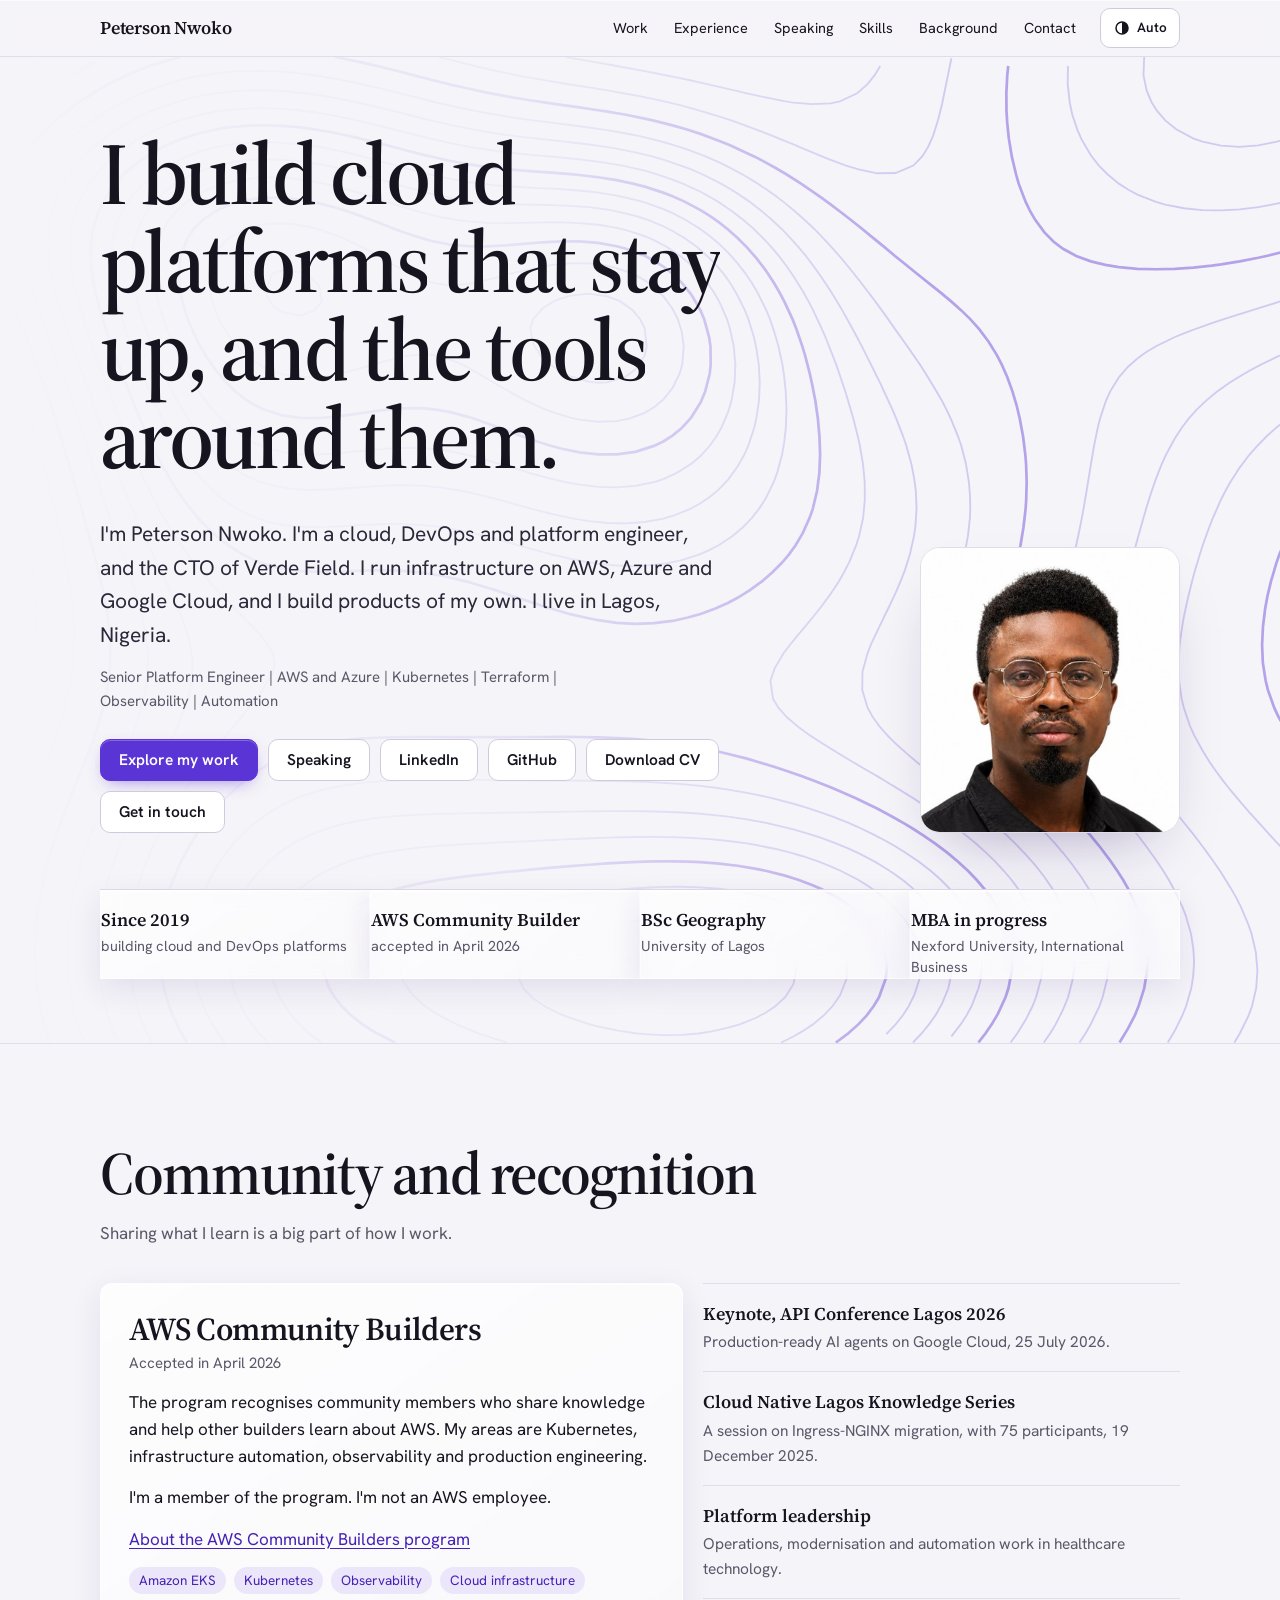
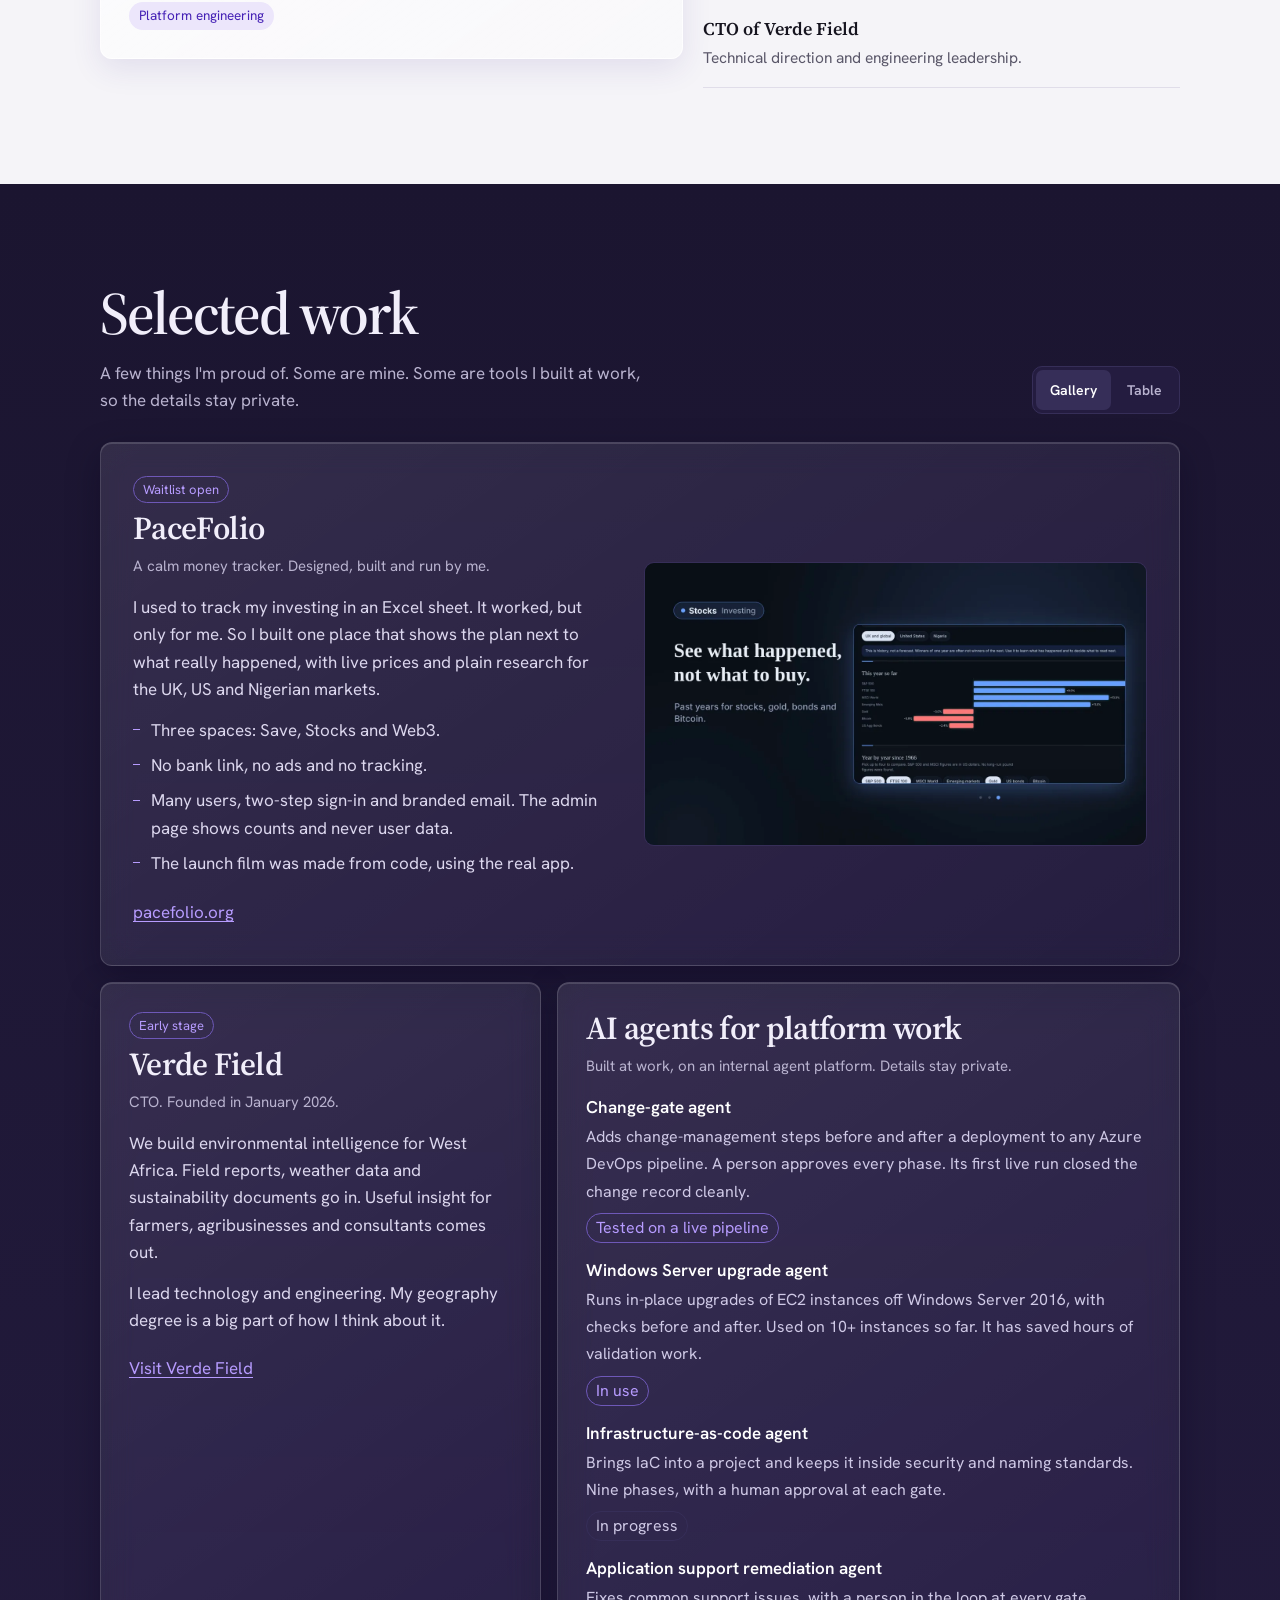
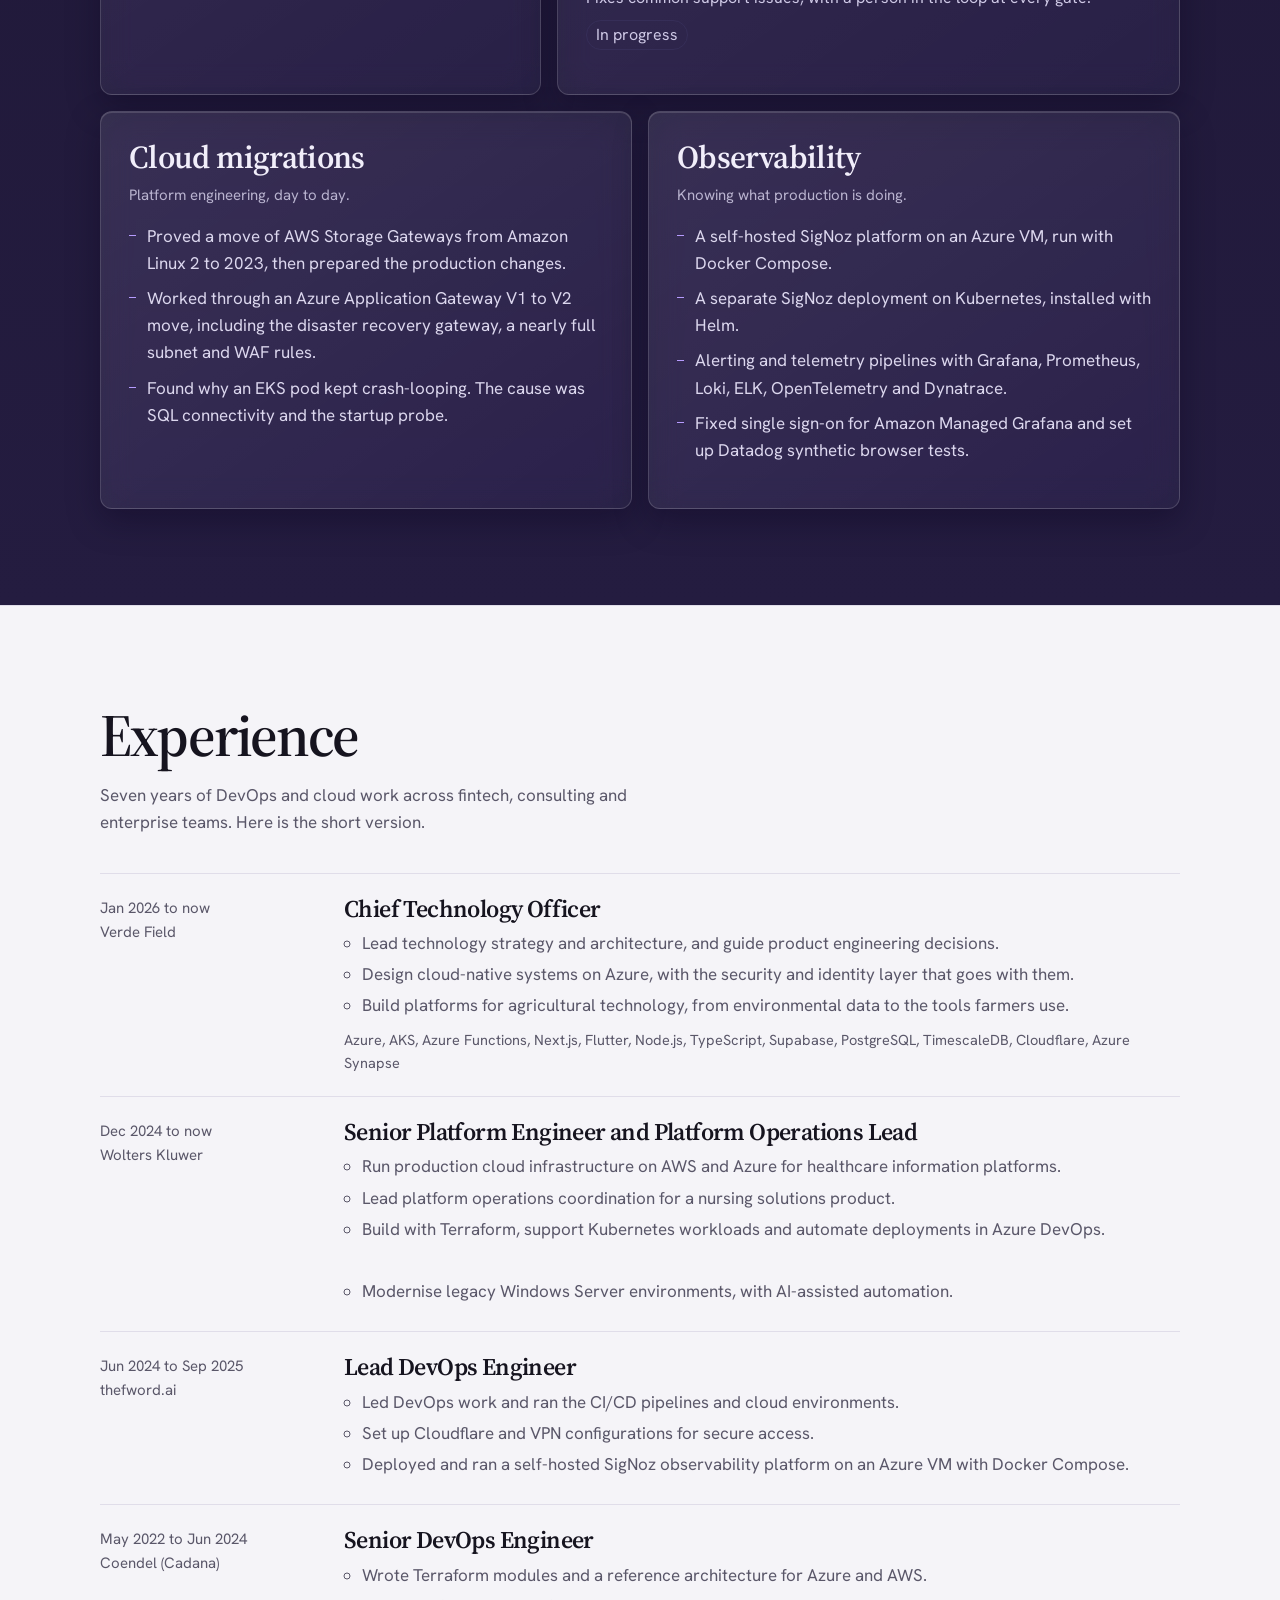
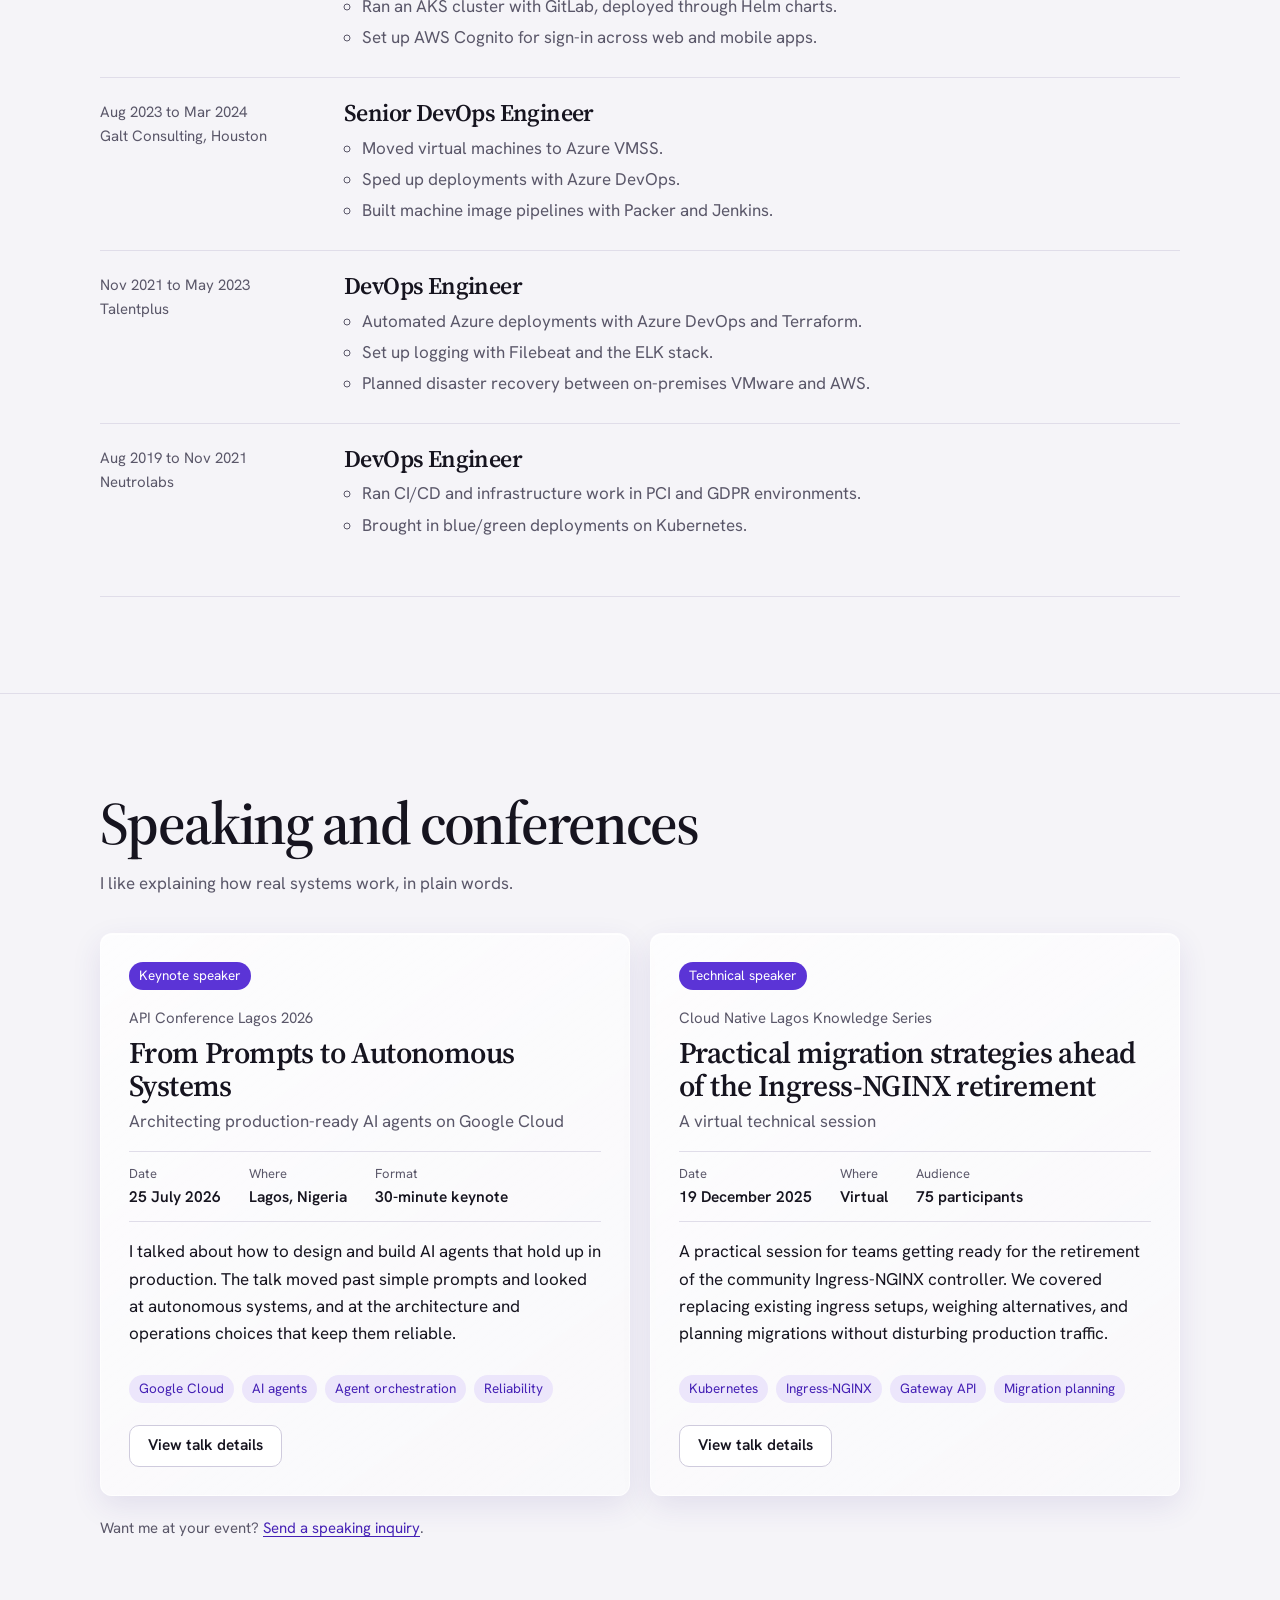
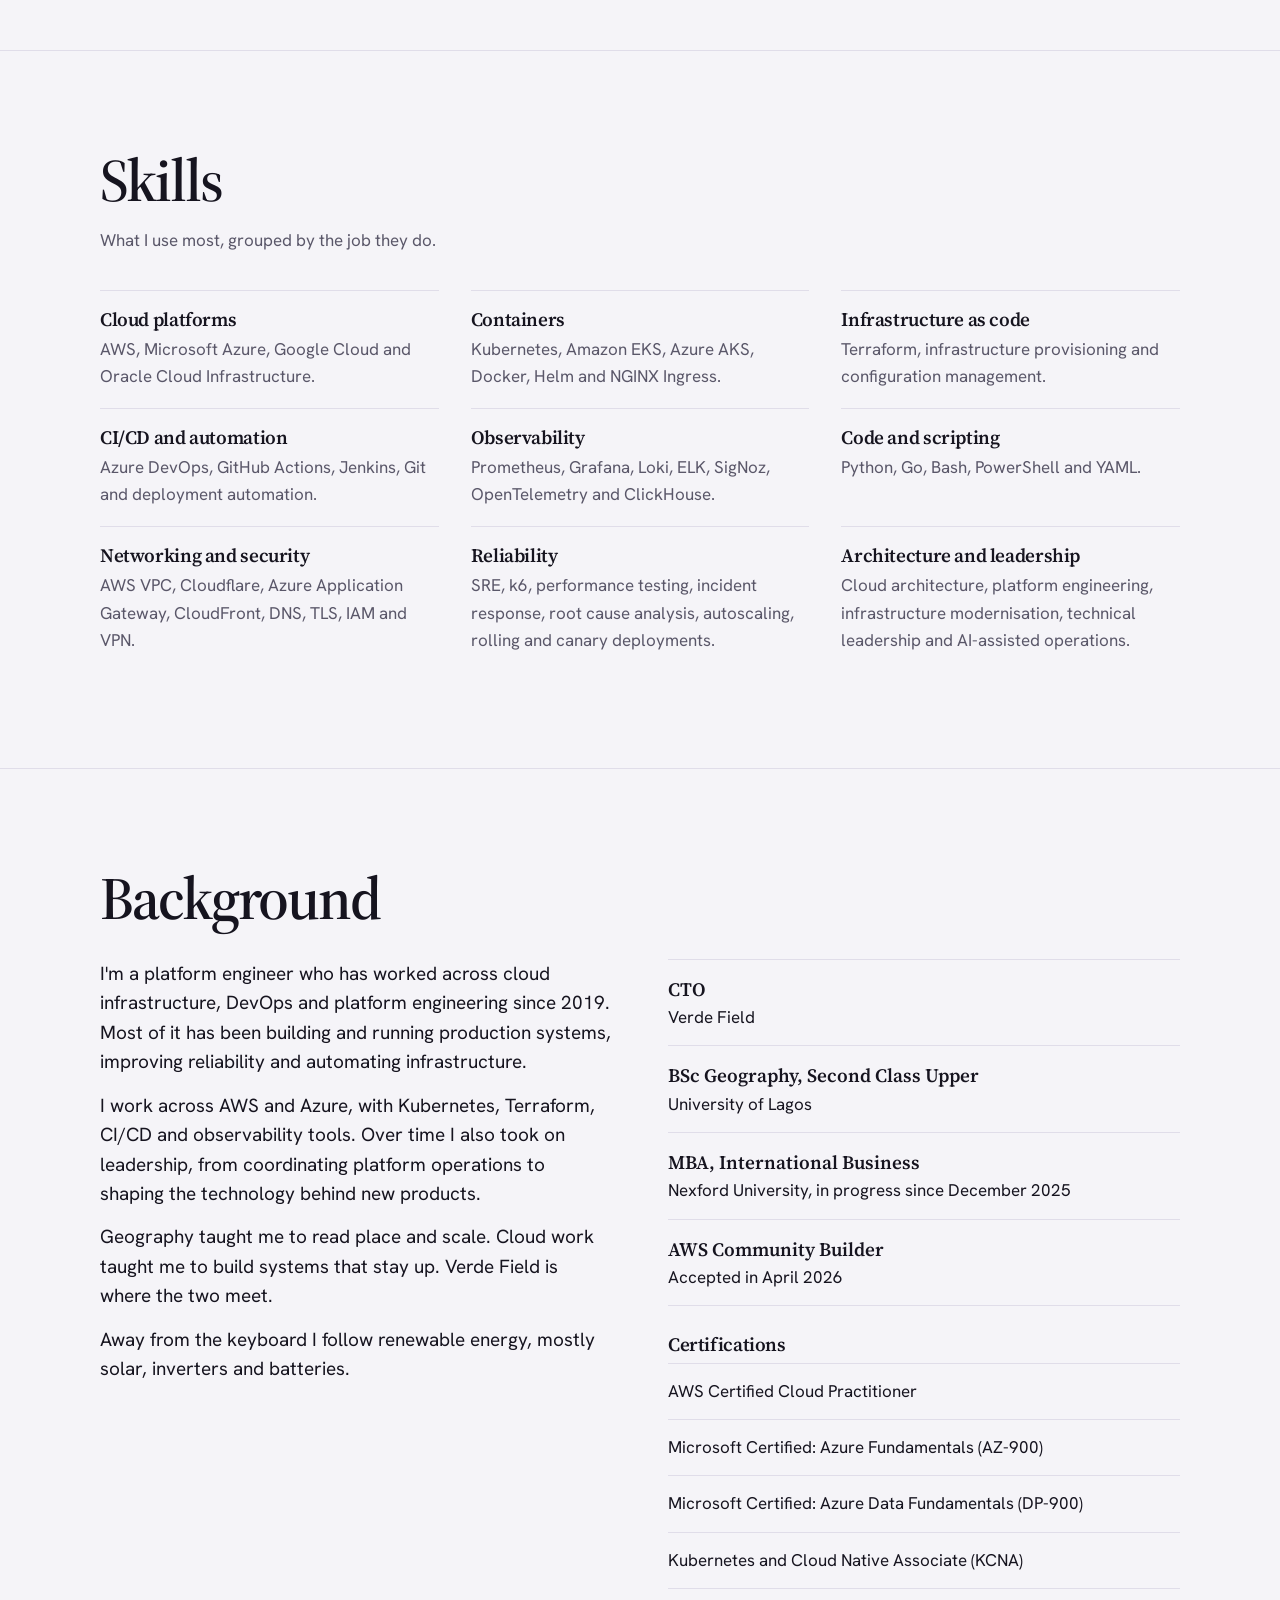
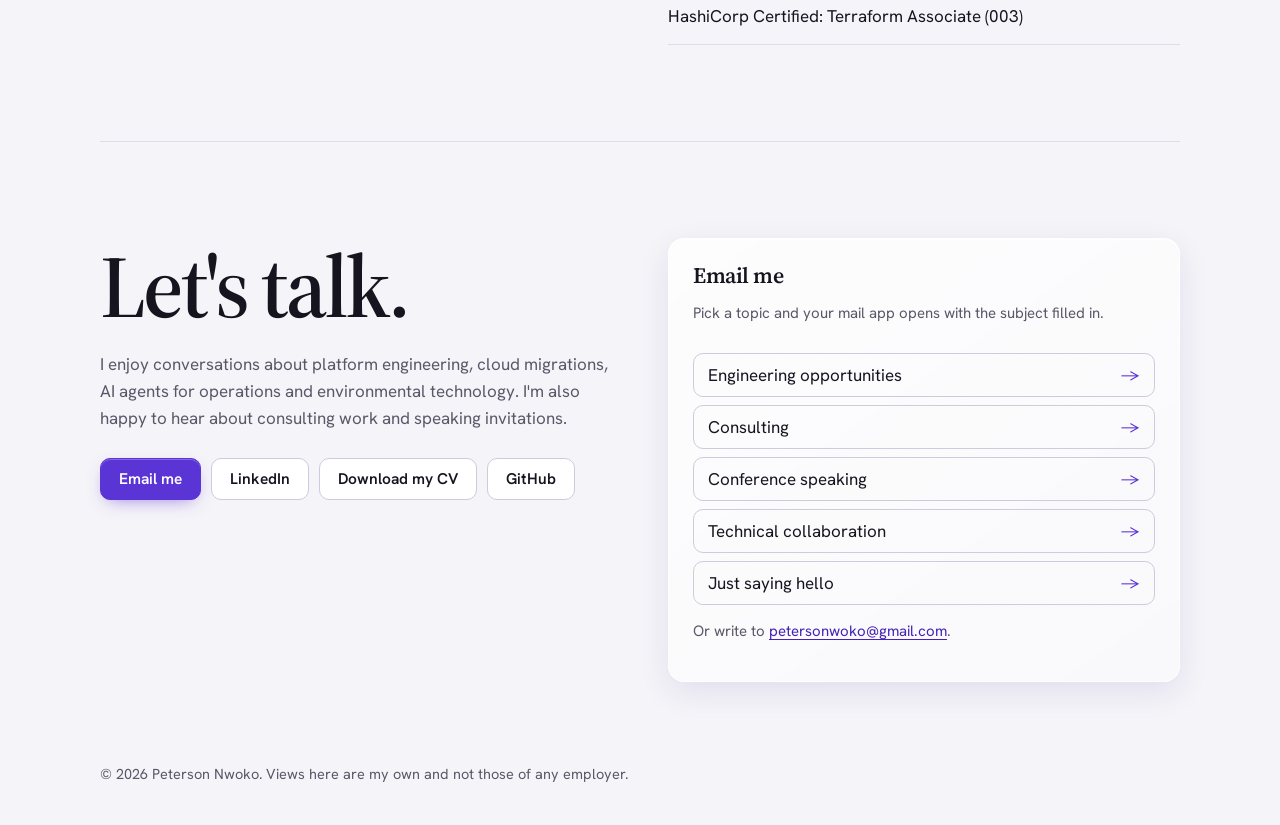
<file: index.html>
<!doctype html>
<html lang="en">
<head>
<meta charset="utf-8">
<meta name="viewport" content="width=device-width,initial-scale=1">
<title>Peterson Nwoko | Cloud, DevOps and platform engineer, CTO</title>
<meta name="description" content="Peterson Nwoko is a cloud, DevOps and platform engineer and a CTO. He builds platforms on AWS, Azure and Google Cloud, plus products of his own. Based in Nigeria.">
<meta name="theme-color" content="#F5F4F8">
<link rel="canonical" href="https://peterson.pacefolio.org/">
<meta property="og:type" content="website">
<meta property="og:title" content="Peterson Nwoko | Cloud, DevOps and platform engineer, CTO">
<meta property="og:description" content="I build cloud platforms that stay up, and the tools around them.">
<meta property="og:url" content="https://peterson.pacefolio.org/">
<meta property="og:image" content="https://peterson.pacefolio.org/assets/peterson.jpg">
<meta name="twitter:card" content="summary">
<link rel="icon" href="favicon.svg" type="image/svg+xml">
<link rel="apple-touch-icon" href="apple-touch-icon.png">
<link rel="preconnect" href="https://fonts.googleapis.com">
<link rel="preconnect" href="https://fonts.gstatic.com" crossorigin>
<link rel="stylesheet" href="https://fonts.googleapis.com/css2?family=Hanken+Grotesk:wght@400;600&family=Source+Serif+4:opsz,wght@8..60,600&display=swap">
<script>try{var t=localStorage.getItem("theme");if(t)document.documentElement.setAttribute("data-theme",t)}catch(e){}</script>
<link rel="stylesheet" href="styles.css">
<script type="application/ld+json">
{"@context":"https://schema.org","@type":"Person","name":"Peterson Nwoko","url":"https://peterson.pacefolio.org/","image":"https://peterson.pacefolio.org/assets/peterson.jpg","jobTitle":"Cloud, DevOps and Platform Engineer; CTO","knowsAbout":["AWS","Azure","Google Cloud","Kubernetes","Terraform","Platform engineering","Observability"],"alumniOf":{"@type":"CollegeOrUniversity","name":"University of Lagos"},"address":{"@type":"PostalAddress","addressCountry":"NG"},"sameAs":["https://www.linkedin.com/in/peterson-n-0291521b5","https://github.com/1AMTEDDY"]}
</script>
</head>
<body>
<a class="skip" href="#main">Skip to content</a>
<header class="top">
  <div class="wrap">
    <a class="brand" href="#top">Peterson Nwoko</a>
    <nav class="nav" aria-label="Sections"><span class="navpill" aria-hidden="true"></span>
      <a href="#work">Work</a><a href="#experience"><span class="lg">Experience</span><span class="sh">Career</span></a><a href="#speaking"><span class="lg">Speaking</span><span class="sh">Talks</span></a><a href="#stack">Skills</a><a href="#about" class="hm">Background</a><a href="#contact">Contact</a>
    </nav>
    <button class="theme" id="theme" type="button" aria-label="Switch theme" aria-pressed="false"><svg viewBox="0 0 24 24" width="18" height="18" aria-hidden="true"><circle cx="12" cy="12" r="8" fill="none" stroke="currentColor" stroke-width="2"/><path d="M12 4a8 8 0 0 1 0 16z" fill="currentColor"/></svg></button>
  </div>
</header>

<main id="main">
<section class="hero" id="top">
  <div class="glow" aria-hidden="true"></div>
  <div class="topo"><svg xmlns="http://www.w3.org/2000/svg" viewBox="0 0 1200 800" preserveAspectRatio="xMidYMid slice" aria-hidden="true" focusable="false">
<path class="c major" pathLength="1" style="--i:0" d="M1200.0 306.5 L1192.5 311.5 L1184.9 316.8 L1177.0 322.9 L1168.4 330.3 L1160.7 337.6 L1153.8 345.0 L1147.2 352.9 L1139.6 363.4 L1132.8 374.3 L1128.8 381.7 L1124.5 390.6 L1119.1 403.7 L1116.5 411.0 L1112.2 425.7 L1109.4 437.3 L1107.5 447.7 L1105.7 462.4 L1105.0 477.1 L1105.6 491.7 L1107.9 506.4 L1109.7 513.8 L1114.9 528.4 L1118.4 535.8 L1124.5 546.5 L1132.1 557.4 L1138.4 565.1 L1145.1 572.5 L1152.6 579.8 L1160.8 587.2 L1169.8 594.4 L1177.4 600.0 L1184.9 605.1 L1192.5 609.9"/>
<path class="c" pathLength="1" style="--i:1" d="M0.0 75.3 L5.6 66.1 L10.5 58.7 L15.8 51.4 L22.6 42.6 L30.2 33.5 L37.7 25.0 L45.3 16.9 L52.8 9.2 L60.4 1.8"/>
<path class="c" pathLength="1" style="--i:1" d="M1200.0 251.9 L1189.1 256.9 L1177.4 262.6 L1169.8 266.5 L1160.2 271.6 L1147.5 278.9 L1139.6 283.9 L1132.1 288.9 L1124.5 294.4 L1116.5 300.9 L1108.3 308.3 L1101.1 315.6 L1094.3 323.3 L1086.8 333.3 L1079.3 345.0 L1075.2 352.3 L1071.5 359.6 L1065.0 374.3 L1062.1 381.7 L1056.8 396.3 L1054.5 403.7 L1050.1 418.3 L1048.1 425.7 L1044.5 440.4 L1041.5 454.4 L1040.1 462.4 L1038.1 477.1 L1037.2 491.7 L1037.6 506.4 L1039.7 521.1 L1041.5 528.5 L1046.5 543.1 L1049.8 550.5 L1056.6 563.0 L1062.5 572.5 L1067.6 579.8 L1073.1 587.2 L1079.2 595.0 L1086.8 604.0 L1094.3 612.8 L1101.9 621.2 L1109.4 629.5 L1117.0 637.7 L1124.5 645.9 L1131.4 653.2 L1138.2 660.6 L1145.0 667.9 L1151.8 675.2 L1158.4 682.6 L1165.1 689.9 L1171.6 697.2 L1178.0 704.6 L1184.9 712.7 L1192.5 721.7 L1200.0 730.9"/>
<path class="c" pathLength="1" style="--i:1" d="M17.4 800.0 L15.1 787.2 L13.6 778.0 L11.6 763.3 L10.1 748.6 L9.1 733.9 L8.5 719.3 L8.3 704.6 L8.7 689.9 L9.5 675.2 L10.9 660.6 L12.9 645.9 L15.1 633.8 L17.1 623.9 L20.7 609.2 L22.8 601.8 L27.3 587.2 L30.2 579.1 L35.3 565.1 L38.2 557.8 L43.9 543.1 L46.8 535.8 L52.5 521.1 L55.1 513.8 L59.9 499.1 L61.9 491.7 L65.4 477.1 L67.9 462.6 L68.8 455.0 L69.9 440.4 L70.1 425.7 L69.6 411.0 L68.6 396.3 L67.8 389.0 L65.8 374.3 L63.4 359.6 L60.6 345.0 L59.0 337.6 L55.3 322.9 L52.8 314.1 L48.5 300.9 L45.3 292.0 L39.8 278.9 L36.4 271.6 L30.2 259.1 L24.9 249.5 L20.7 242.2 L15.1 232.6 L7.7 220.2 L3.4 212.8"/>
<path class="c" pathLength="1" style="--i:2" d="M539.9 0.0 L550.9 2.0 L566.0 4.6 L580.9 7.3 L588.7 8.7 L603.8 11.4 L618.9 14.4 L626.4 15.9 L641.5 19.1 L654.5 22.0 L664.2 24.2 L679.2 27.7 L686.8 29.5 L701.9 32.8 L717.0 35.8 L724.5 37.0 L739.6 38.3 L754.7 37.6 L762.3 36.0 L776.3 29.4 L784.7 22.0 L790.5 14.7 L795.0 7.3"/>
<path class="c" pathLength="1" style="--i:2" d="M1200.0 208.9 L1190.1 212.8 L1177.4 218.0 L1169.8 221.0 L1154.7 227.1 L1147.2 230.3 L1136.2 234.9 L1124.5 240.0 L1117.0 243.4 L1104.4 249.5 L1094.3 254.9 L1086.8 259.3 L1078.8 264.2 L1068.5 271.6 L1059.6 278.9 L1051.9 286.2 L1045.4 293.6 L1039.8 300.9 L1034.0 309.9 L1027.0 322.9 L1023.6 330.3 L1018.9 342.3 L1015.4 352.3 L1011.3 365.2 L1008.7 374.3 L1004.5 389.0 L1002.5 396.3 L998.6 411.0 L996.2 419.7 L992.7 433.0 L989.0 447.7 L987.3 455.0 L984.3 469.7 L982.0 484.4 L981.1 496.4 L981.1 506.4 L981.6 513.8 L984.2 528.4 L988.7 542.5 L992.1 550.5 L996.2 558.6 L1003.8 571.3 L1009.5 579.8 L1014.8 587.2 L1020.3 594.5 L1026.4 602.4 L1034.0 611.9 L1041.5 621.4 L1049.1 630.9 L1054.9 638.5 L1060.4 645.9 L1065.7 653.2 L1071.7 662.0 L1079.2 674.1 L1084.1 682.6 L1087.8 689.9 L1094.0 704.6 L1096.5 711.9 L1099.9 726.6 L1101.2 741.3 L1100.2 756.0 L1096.8 770.6 L1094.1 778.0 L1086.9 792.7 L1082.5 800.0"/>
<path class="c" pathLength="1" style="--i:2" d="M56.7 800.0 L53.5 785.3 L52.2 778.0 L50.1 763.3 L48.7 748.6 L47.9 733.9 L47.8 719.3 L48.3 704.6 L49.4 689.9 L51.3 675.2 L52.8 666.0 L55.3 653.2 L58.9 638.5 L60.9 631.2 L65.4 616.5 L67.9 609.0 L73.1 594.5 L75.8 587.2 L81.5 572.5 L84.3 565.1 L90.0 550.5 L92.6 543.1 L97.6 528.4 L99.8 521.1 L103.7 506.4 L105.7 497.0 L107.7 484.4 L109.1 469.7 L109.6 455.0 L109.3 440.4 L108.2 425.7 L106.6 411.0 L105.6 403.7 L103.2 389.0 L100.6 374.3 L98.1 361.7 L96.1 352.3 L92.7 337.6 L90.6 328.8 L87.0 315.6 L83.0 301.8 L80.3 293.6 L75.5 279.6 L72.3 271.6 L67.9 260.8 L62.9 249.5 L59.4 242.2 L52.8 228.7 L48.5 220.2 L44.9 212.8 L37.8 198.2 L34.5 190.8 L30.2 179.8 L26.5 168.8 L23.2 154.1 L22.2 146.8 L21.9 132.1 L22.6 124.1 L25.4 110.1 L30.2 96.3 L33.8 88.1 L37.8 80.7 L45.3 68.8 L52.7 58.7 L58.7 51.4 L65.2 44.0 L72.2 36.7 L79.7 29.4 L87.8 22.0 L96.4 14.7 L105.6 7.3 L113.2 1.5"/>
<path class="c" pathLength="1" style="--i:3" d="M436.9 0.0 L445.3 2.2 L460.4 6.0 L467.9 7.9 L483.0 11.3 L498.1 14.4 L505.7 15.9 L520.8 18.5 L535.8 21.1 L543.4 22.3 L558.5 24.6 L573.6 27.1 L586.4 29.4 L596.2 31.1 L611.3 34.2 L622.3 36.7 L634.0 39.5 L649.1 43.7 L656.6 45.9 L671.7 50.7 L679.2 53.3 L693.9 58.7 L701.9 61.8 L712.5 66.1 L724.5 71.0 L732.1 74.2 L747.2 80.5 L754.7 83.5 L767.3 88.1 L777.4 91.3 L792.5 94.4 L807.5 94.2 L821.9 88.1 L829.1 80.7 L833.7 73.4 L837.7 64.5 L841.9 51.4 L845.3 37.7 L847.0 29.4 L850.0 14.7 L852.8 1.0"/>
<path class="c" pathLength="1" style="--i:3" d="M1200.0 169.8 L1184.9 175.9 L1177.4 178.8 L1164.5 183.5 L1154.7 186.9 L1143.2 190.8 L1132.1 194.5 L1120.6 198.2 L1109.4 201.7 L1097.2 205.5 L1086.8 208.8 L1074.0 212.8 L1064.2 216.1 L1052.4 220.2 L1041.5 224.4 L1033.8 227.5 L1018.9 234.8 L1011.3 239.3 L1003.8 244.7 L996.2 251.4 L988.7 260.1 L981.6 271.6 L978.3 278.9 L973.6 293.0 L971.6 300.9 L968.6 315.6 L966.1 330.3 L964.9 337.6 L962.5 352.3 L960.0 367.0 L958.5 375.2 L955.7 389.0 L952.4 403.7 L950.6 411.0 L946.8 425.7 L943.4 438.1 L940.8 447.7 L937.0 462.4 L935.2 469.7 L932.5 484.4 L931.0 499.1 L931.4 513.8 L934.0 528.4 L936.3 535.8 L942.6 550.5 L946.7 557.8 L951.3 565.1 L958.5 575.4 L966.0 585.3 L973.4 594.5 L979.5 601.8 L985.6 609.2 L991.7 616.5 L997.7 623.9 L1003.8 631.4 L1011.3 641.3 L1018.9 651.8 L1024.7 660.6 L1029.2 667.9 L1034.0 676.6 L1040.3 689.9 L1043.1 697.2 L1047.3 711.9 L1049.1 723.4 L1049.8 733.9 L1049.1 745.8 L1047.5 756.0 L1043.3 770.6 L1040.3 778.0 L1034.0 790.7 L1028.4 800.0"/>
<path class="c" pathLength="1" style="--i:3" d="M90.2 800.0 L86.5 785.3 L83.7 770.6 L82.6 763.3 L81.0 748.6 L80.2 733.9 L80.3 719.3 L81.0 704.6 L82.6 689.9 L83.6 682.6 L86.3 667.9 L89.7 653.2 L91.6 645.9 L96.0 631.2 L98.4 623.9 L103.6 609.2 L106.4 601.8 L112.0 587.2 L114.9 579.8 L120.6 565.1 L123.3 557.8 L128.3 543.5 L130.7 535.8 L134.8 521.1 L136.5 513.8 L139.0 499.1 L140.5 484.4 L141.0 469.7 L140.4 455.0 L139.0 440.4 L137.0 425.7 L135.7 418.3 L132.9 403.7 L129.8 389.0 L128.1 381.7 L124.7 367.0 L121.1 352.3 L119.3 345.0 L115.4 330.3 L113.2 321.8 L109.3 308.3 L105.7 295.9 L102.5 286.2 L98.1 273.4 L94.7 264.2 L90.6 253.5 L85.9 242.2 L82.8 234.9 L76.3 220.2 L73.1 212.8 L67.9 200.6 L64.0 190.8 L60.4 180.5 L56.8 168.8 L53.9 154.1 L52.8 140.4 L52.8 138.1 L53.7 124.8 L57.0 110.1 L60.4 100.7 L66.3 88.1 L70.6 80.7 L75.6 73.4 L83.0 63.8 L90.6 55.2 L98.1 47.5 L105.7 40.4 L113.2 34.0 L120.8 28.0 L128.8 22.0 L139.7 14.7 L150.9 7.8 L158.5 3.5"/>
<path class="c major" pathLength="1" style="--i:4" d="M352.5 0.0 L362.3 1.9 L377.4 5.2 L386.4 7.3 L400.0 10.6 L415.1 14.5 L422.6 16.4 L437.7 20.3 L445.3 22.2 L460.4 25.6 L475.5 28.9 L483.0 30.4 L498.1 33.1 L513.2 35.5 L520.9 36.7 L535.8 38.8 L550.9 40.9 L566.0 43.2 L573.6 44.4 L588.7 46.9 L603.8 50.0 L611.3 51.7 L626.4 55.5 L637.5 58.7 L649.1 62.4 L659.1 66.1 L671.7 71.1 L679.2 74.4 L692.6 80.7 L701.9 85.5 L709.4 89.7 L719.1 95.4 L730.7 102.8 L739.6 108.8 L747.2 114.1 L754.7 119.6 L762.3 125.4 L771.0 132.1 L780.2 139.4 L789.2 146.8 L798.2 154.1 L807.0 161.5 L815.1 168.0 L822.6 174.1 L830.2 180.2 L837.7 186.2 L845.3 192.3 L852.8 198.6 L860.6 205.5 L868.1 212.8 L875.5 221.1 L883.0 231.1 L889.8 242.2 L893.6 249.5 L898.1 259.8 L902.4 271.6 L905.7 282.7 L908.3 293.6 L911.0 308.3 L912.8 322.9 L913.4 330.3 L913.9 345.0 L913.5 359.6 L913.0 367.0 L911.3 381.7 L908.9 396.3 L905.7 410.8 L903.7 418.3 L899.6 433.0 L897.3 440.4 L892.8 455.0 L890.6 462.7 L886.8 477.1 L884.0 491.7 L883.2 506.4 L884.7 521.1 L889.2 535.8 L892.6 543.1 L898.1 552.8 L905.7 563.8 L912.4 572.5 L918.7 579.8 L925.2 587.2 L931.8 594.5 L938.6 601.8 L945.4 609.2 L952.2 616.5 L958.7 623.9 L966.0 632.3 L973.6 641.5 L981.1 651.5 L987.4 660.6 L992.1 667.9 L996.3 675.2 L1003.2 689.9 L1006.0 697.2 L1010.0 711.9 L1011.3 720.5 L1012.1 733.9 L1011.3 743.9 L1009.3 756.0 L1004.7 770.6 L1001.7 778.0 L996.2 788.6 L989.3 800.0"/>
<path class="c major" pathLength="1" style="--i:4" d="M1200.0 130.4 L1192.5 134.0 L1179.7 139.4 L1169.8 143.3 L1160.3 146.8 L1147.2 151.2 L1137.4 154.1 L1124.5 157.7 L1109.4 161.3 L1101.9 163.0 L1086.8 165.9 L1071.7 168.3 L1064.2 169.3 L1049.1 170.9 L1034.0 172.0 L1018.9 172.3 L1003.8 172.0 L988.7 170.6 L977.8 168.8 L966.0 165.9 L954.1 161.5 L943.4 155.7 L935.8 150.0 L928.3 142.4 L920.8 132.2 L916.5 124.8 L913.0 117.4 L907.4 102.8 L905.3 95.4 L901.8 80.7 L899.4 66.1 L898.1 53.5 L897.5 44.0 L897.4 29.4 L898.1 15.1 L898.9 7.3"/>
<path class="c major" pathLength="1" style="--i:4" d="M120.4 800.0 L116.1 785.3 L113.2 772.5 L111.5 763.3 L109.7 748.6 L108.9 733.9 L108.9 719.3 L109.8 704.6 L111.5 689.9 L113.2 679.9 L115.7 667.9 L119.4 653.2 L121.5 645.9 L126.3 631.2 L128.9 623.9 L134.4 609.2 L137.3 601.8 L143.2 587.2 L146.2 579.8 L150.9 567.8 L154.8 557.8 L158.5 547.2 L162.1 535.8 L165.9 521.1 L167.4 513.8 L169.4 499.1 L170.1 484.4 L169.7 469.7 L168.1 455.0 L166.0 442.6 L164.1 433.0 L160.7 418.3 L158.5 409.7 L154.9 396.3 L150.9 382.1 L148.7 374.3 L144.6 359.6 L142.5 352.3 L138.3 337.6 L135.8 329.0 L131.9 315.6 L128.3 303.5 L125.2 293.6 L120.8 279.8 L117.9 271.6 L113.2 258.3 L109.9 249.5 L105.7 238.5 L101.3 227.5 L98.1 219.5 L92.6 205.5 L89.9 198.2 L85.0 183.5 L82.9 176.1 L79.7 161.5 L78.1 146.8 L78.5 132.1 L81.1 117.4 L83.4 110.1 L89.7 95.4 L93.9 88.1 L98.8 80.7 L105.7 71.8 L113.2 63.4 L120.8 55.9 L128.3 49.2 L135.8 43.2 L144.7 36.7 L156.0 29.4 L166.0 23.5 L173.6 19.5 L183.8 14.7 L196.2 9.5 L203.8 6.7 L218.9 2.0 L227.0 0.0"/>
<path class="c" pathLength="1" style="--i:5" d="M1200.0 84.2 L1192.5 89.2 L1181.8 95.4 L1169.8 101.4 L1162.3 104.8 L1148.6 110.1 L1139.6 113.1 L1124.5 117.3 L1117.0 119.1 L1101.9 121.8 L1086.8 123.7 L1071.7 124.5 L1056.6 124.3 L1041.5 122.8 L1026.4 119.8 L1018.3 117.4 L1003.8 111.7 L996.2 107.6 L988.7 102.8 L979.7 95.4 L972.5 88.1 L966.0 79.8 L958.5 67.0 L954.9 58.7 L950.9 46.7 L948.8 36.7 L947.2 22.0 L947.4 7.3"/>
<path class="c" pathLength="1" style="--i:5" d="M148.7 800.0 L143.7 785.3 L141.6 778.0 L138.4 763.3 L136.3 748.6 L135.6 741.3 L135.1 726.6 L135.6 711.9 L136.2 704.6 L138.1 689.9 L140.9 675.2 L143.4 664.9 L146.7 653.2 L150.9 640.2 L154.2 631.2 L158.5 620.2 L163.0 609.2 L166.2 601.8 L172.6 587.2 L175.9 579.8 L181.1 567.6 L185.2 557.8 L188.7 548.7 L193.1 535.8 L196.2 524.5 L198.5 513.8 L200.3 499.1 L200.4 484.4 L198.9 469.7 L196.2 456.0 L194.2 447.7 L190.0 433.0 L187.6 425.7 L182.6 411.0 L180.1 403.7 L174.9 389.0 L172.3 381.7 L167.2 367.0 L164.7 359.6 L159.9 345.0 L157.5 337.6 L152.8 322.9 L150.5 315.6 L145.7 300.9 L143.4 293.6 L138.5 278.9 L135.8 271.0 L130.9 256.9 L128.2 249.5 L122.8 234.9 L120.1 227.5 L114.7 212.8 L112.1 205.5 L107.3 190.8 L105.2 183.5 L101.8 168.8 L99.9 154.1 L99.9 139.4 L102.0 124.8 L105.7 112.6 L109.8 102.8 L113.9 95.4 L120.8 85.2 L128.3 76.0 L135.8 68.2 L143.4 61.3 L150.9 55.2 L158.5 49.7 L167.2 44.0 L180.1 36.7 L188.7 32.4 L196.2 29.1 L211.3 23.4 L218.9 21.0 L234.0 17.0 L246.2 14.7 L256.6 13.1 L271.7 11.7 L286.8 11.2 L301.9 11.5 L317.0 12.5 L332.1 14.3 L339.6 15.4 L354.7 18.0 L369.8 21.1 L377.4 22.8 L392.5 26.3 L404.6 29.4 L415.1 32.0 L430.2 35.7 L437.7 37.6 L452.8 41.0 L467.3 44.0 L475.5 45.6 L490.6 48.1 L505.7 50.4 L513.2 51.4 L528.3 53.3 L543.4 55.2 L558.5 57.2 L569.0 58.7 L581.1 60.7 L596.2 63.5 L607.3 66.1 L618.9 69.0 L633.3 73.4 L641.5 76.2 L653.1 80.7 L664.2 85.5 L671.7 89.2 L683.3 95.4 L694.3 102.0 L701.9 107.0 L709.4 112.3 L717.0 118.0 L725.2 124.8 L733.5 132.1 L741.3 139.4 L748.5 146.8 L755.3 154.1 L762.3 162.1 L769.8 171.1 L777.4 180.6 L784.9 190.4 L790.8 198.2 L796.2 205.5 L801.4 212.8 L807.5 221.5 L815.1 232.2 L822.1 242.2 L827.1 249.5 L831.9 256.9 L837.7 266.4 L845.0 278.9 L848.8 286.2 L852.8 294.7 L858.3 308.3 L860.8 315.6 L864.6 330.3 L867.0 345.0 L867.9 356.5 L868.1 367.0 L867.8 374.3 L866.2 389.0 L863.4 403.7 L860.4 415.6 L857.3 425.7 L852.8 438.8 L849.6 447.7 L845.3 459.4 L841.6 469.7 L837.7 482.8 L835.7 491.7 L834.4 506.4 L836.2 521.1 L838.5 528.4 L845.3 542.4 L850.6 550.5 L856.3 557.8 L862.7 565.1 L869.7 572.5 L877.0 579.8 L884.7 587.2 L892.5 594.5 L900.3 601.8 L908.1 609.2 L915.7 616.5 L923.1 623.9 L930.2 631.2 L937.0 638.5 L943.4 646.0 L950.9 655.5 L958.5 666.1 L964.2 675.2 L968.1 682.6 L973.6 695.0 L976.8 704.6 L979.8 719.3 L980.6 733.9 L979.2 748.6 L975.5 763.3 L972.9 770.6 L966.0 785.0 L961.6 792.7 L956.8 800.0"/>
<path class="c" pathLength="1" style="--i:6" d="M1182.1 0.0 L1181.1 14.7 L1177.4 25.0 L1170.1 36.7 L1163.4 44.0 L1154.7 51.3 L1147.2 56.2 L1139.6 60.3 L1126.0 66.1 L1117.0 68.7 L1101.9 71.8 L1086.8 72.9 L1071.7 71.9 L1056.6 68.7 L1049.0 66.1 L1035.3 58.7 L1026.4 51.5 L1019.9 44.0 L1015.3 36.7 L1011.3 27.3 L1008.7 14.7 L1009.3 0.0"/>
<path class="c" pathLength="1" style="--i:6" d="M176.2 800.0 L173.0 792.7 L167.9 778.0 L165.8 770.6 L162.8 756.0 L160.9 741.3 L160.2 726.6 L160.7 711.9 L162.2 697.2 L164.8 682.6 L166.5 675.2 L170.6 660.6 L173.6 651.4 L178.4 638.5 L181.4 631.2 L187.9 616.5 L191.4 609.2 L196.2 599.5 L202.6 587.2 L206.4 579.8 L211.3 570.4 L217.8 557.8 L221.3 550.5 L226.4 538.9 L230.6 528.4 L234.0 516.5 L236.0 506.4 L236.7 491.7 L234.9 477.1 L233.1 469.7 L228.2 455.0 L225.2 447.7 L218.9 433.9 L215.0 425.7 L211.3 418.2 L204.3 403.7 L200.9 396.3 L196.2 386.4 L190.9 374.3 L187.7 367.0 L181.7 352.3 L178.9 345.0 L173.6 330.9 L170.7 322.9 L166.0 309.7 L163.0 300.9 L158.5 287.9 L155.4 278.9 L150.9 266.3 L147.6 256.9 L143.4 245.1 L139.7 234.9 L135.8 224.0 L132.0 212.8 L128.3 201.4 L125.2 190.8 L121.7 176.1 L120.4 168.8 L119.1 154.1 L119.6 139.4 L120.8 131.9 L124.8 117.4 L128.3 109.3 L135.8 96.3 L141.9 88.1 L148.5 80.7 L156.1 73.4 L165.0 66.1 L173.6 59.9 L181.1 55.1 L188.7 50.9 L203.0 44.0 L211.3 40.7 L223.1 36.7 L234.0 33.6 L249.1 30.5 L256.6 29.3 L271.7 27.7 L286.8 27.0 L301.9 27.2 L317.0 28.2 L327.2 29.4 L339.6 31.0 L354.7 33.7 L369.4 36.7 L377.4 38.5 L392.5 42.1 L400.3 44.0 L415.1 47.7 L429.9 51.4 L437.7 53.2 L452.8 56.5 L463.9 58.7 L475.5 60.8 L490.6 63.1 L505.7 65.0 L514.6 66.1 L528.3 67.5 L543.4 69.2 L558.5 71.0 L573.6 73.2 L581.1 74.4 L596.2 77.4 L609.9 80.7 L618.9 83.3 L633.2 88.1 L641.5 91.3 L651.0 95.4 L664.2 102.0 L671.7 106.2 L679.2 110.9 L688.8 117.4 L698.4 124.8 L707.0 132.1 L714.8 139.4 L721.9 146.8 L728.5 154.1 L734.6 161.5 L740.2 168.8 L747.2 178.6 L754.7 190.0 L759.8 198.2 L764.1 205.5 L769.8 215.7 L776.2 227.5 L780.1 234.9 L784.9 244.5 L791.1 256.9 L794.7 264.2 L800.0 275.6 L804.9 286.2 L808.0 293.6 L813.7 308.3 L816.2 315.6 L820.3 330.3 L822.6 342.5 L823.9 352.3 L824.5 367.0 L823.5 381.7 L822.4 389.0 L819.1 403.7 L815.1 416.4 L811.5 425.7 L807.5 435.0 L801.5 447.7 L797.9 455.0 L792.5 466.2 L787.4 477.1 L784.6 484.4 L780.6 499.1 L780.4 513.8 L784.8 528.4 L788.9 535.8 L794.2 543.1 L800.6 550.5 L808.0 557.8 L816.2 565.1 L824.9 572.5 L834.1 579.8 L843.5 587.2 L852.8 594.4 L860.4 600.3 L867.9 606.3 L875.5 612.4 L883.0 618.7 L890.6 625.3 L898.1 632.2 L905.7 639.6 L913.2 647.4 L920.8 656.0 L928.3 665.7 L934.8 675.2 L939.2 682.6 L943.4 691.1 L948.6 704.6 L950.9 714.4 L952.6 726.6 L952.3 741.3 L950.9 750.1 L947.5 763.3 L943.4 773.4 L937.4 785.3 L932.9 792.7 L927.8 800.0"/>
<path class="c" pathLength="1" style="--i:7" d="M203.7 800.0 L196.7 785.3 L193.9 778.0 L189.6 763.3 L188.0 756.0 L185.8 741.3 L185.0 726.6 L185.5 711.9 L187.2 697.2 L188.7 689.0 L192.0 675.2 L196.2 661.8 L199.4 653.2 L203.8 642.9 L209.3 631.2 L213.1 623.9 L218.9 613.7 L226.1 601.8 L230.9 594.5 L236.0 587.2 L241.5 579.3 L249.1 569.2 L256.6 559.6 L264.0 550.5 L270.2 543.1 L276.3 535.8 L282.5 528.4 L288.4 521.1 L294.3 512.9 L301.9 499.3 L303.5 491.7 L301.9 483.9 L294.3 471.9 L286.8 463.5 L279.2 455.9 L271.7 448.4 L264.2 440.7 L257.0 433.0 L250.5 425.7 L244.3 418.3 L238.4 411.0 L232.8 403.7 L226.4 394.6 L218.9 383.0 L213.7 374.3 L209.6 367.0 L203.8 356.0 L198.4 345.0 L195.0 337.6 L188.7 322.9 L185.7 315.6 L181.1 304.0 L177.2 293.6 L173.6 284.0 L169.0 271.6 L166.0 263.4 L161.0 249.5 L158.3 242.2 L153.1 227.5 L150.6 220.2 L145.9 205.5 L143.4 196.6 L140.2 183.5 L137.7 168.8 L136.9 154.1 L138.1 139.4 L141.7 124.8 L144.6 117.4 L150.9 105.7 L158.4 95.4 L165.0 88.1 L172.9 80.7 L181.1 74.2 L188.7 69.1 L196.2 64.6 L207.9 58.7 L218.9 54.1 L226.7 51.4 L241.5 47.2 L256.6 44.2 L264.2 43.2 L279.2 41.9 L294.3 41.5 L309.4 42.1 L324.5 43.4 L332.1 44.4 L347.2 46.8 L362.3 49.7 L369.8 51.4 L384.9 54.9 L399.9 58.7 L407.5 60.7 L422.6 64.4 L430.2 66.3 L445.3 69.7 L460.4 72.7 L467.9 74.0 L483.0 76.2 L498.1 78.0 L513.2 79.6 L526.0 80.7 L535.8 81.6 L550.9 83.1 L566.0 85.0 L581.1 87.4 L588.7 88.8 L603.8 92.3 L614.4 95.4 L626.4 99.5 L634.7 102.8 L649.1 109.4 L656.6 113.5 L664.2 118.0 L674.2 124.8 L683.7 132.1 L692.2 139.4 L699.7 146.8 L706.5 154.1 L712.7 161.5 L718.3 168.8 L724.5 177.8 L732.1 190.0 L736.7 198.2 L740.5 205.5 L747.2 219.8 L750.6 227.5 L754.7 237.9 L759.2 249.5 L762.3 258.5 L766.7 271.6 L769.8 282.0 L773.2 293.6 L776.9 308.3 L778.5 315.6 L781.0 330.3 L782.4 345.0 L782.5 359.6 L781.1 374.3 L777.8 389.0 L775.5 396.3 L769.8 410.2 L765.6 418.3 L761.4 425.7 L754.7 435.9 L747.2 446.1 L740.1 455.0 L734.0 462.4 L727.8 469.7 L721.8 477.1 L716.3 484.4 L709.4 496.1 L705.9 506.4 L708.0 521.1 L712.5 528.4 L719.1 535.8 L727.6 543.1 L737.7 550.5 L747.2 556.6 L754.7 561.3 L762.3 566.0 L773.1 572.5 L784.9 579.4 L792.5 583.8 L800.0 588.3 L810.2 594.5 L822.0 601.8 L830.2 607.1 L837.7 612.1 L845.3 617.3 L854.3 623.9 L863.8 631.2 L872.7 638.5 L880.9 645.9 L888.4 653.2 L895.3 660.6 L901.5 667.9 L906.9 675.2 L913.2 685.1 L919.4 697.2 L922.2 704.6 L925.8 719.3 L926.9 733.9 L925.5 748.6 L921.5 763.3 L918.6 770.6 L913.2 781.3 L906.2 792.7 L900.8 800.0"/>
<path class="c major" pathLength="1" style="--i:8" d="M256.3 58.7 L264.2 57.4 L279.2 55.9 L294.3 55.4 L309.4 55.9 L324.5 57.2 L335.4 58.7 L347.2 60.7 L362.3 63.7 L372.2 66.1 L384.9 69.2 L400.0 73.1 L407.5 75.1 L422.6 79.0 L430.2 80.8 L445.3 84.2 L460.4 87.0 L467.9 88.2 L483.0 90.2 L498.1 91.7 L513.2 92.9 L528.3 93.9 L543.4 95.1 L550.9 95.8 L566.0 97.6 L581.1 100.0 L594.2 102.8 L603.8 105.2 L618.8 110.1 L626.4 113.1 L636.2 117.4 L649.1 124.3 L656.6 129.0 L664.2 134.3 L671.7 140.2 L679.2 146.9 L686.8 154.5 L694.3 163.1 L701.9 173.0 L708.8 183.5 L713.1 190.8 L717.0 198.2 L723.8 212.8 L726.7 220.2 L731.8 234.9 L734.0 242.2 L737.8 256.9 L739.6 265.1 L742.3 278.9 L744.4 293.6 L745.7 308.3 L746.2 322.9 L745.6 337.6 L743.7 352.3 L740.2 367.0 L737.6 374.3 L732.1 386.5 L726.3 396.3 L721.0 403.7 L714.8 411.0 L707.5 418.3 L699.0 425.7 L688.9 433.0 L679.2 439.0 L671.7 443.0 L661.2 447.7 L649.1 452.2 L638.9 455.0 L626.4 457.8 L611.3 459.6 L596.2 460.1 L581.1 459.3 L566.0 457.2 L555.4 455.0 L543.4 452.3 L528.3 447.9 L520.8 445.6 L505.7 440.6 L498.1 438.1 L483.2 433.0 L475.5 430.6 L460.4 426.1 L452.8 424.2 L437.7 420.9 L422.6 418.5 L415.1 417.7 L400.0 416.8 L384.9 416.7 L369.8 417.1 L354.7 417.7 L339.6 417.9 L324.5 417.4 L309.4 415.4 L294.3 411.3 L286.8 408.4 L277.4 403.7 L265.7 396.3 L256.6 389.3 L249.1 382.4 L241.5 374.5 L235.3 367.0 L229.7 359.6 L224.6 352.3 L218.9 343.3 L211.5 330.3 L207.7 322.9 L203.8 315.0 L197.4 300.9 L194.2 293.6 L188.7 280.3 L185.2 271.6 L181.1 261.1 L176.7 249.5 L173.6 241.0 L168.8 227.5 L166.0 219.3 L161.7 205.5 L158.5 193.2 L156.4 183.5 L154.4 168.8 L154.1 154.1 L156.0 139.4 L158.5 130.5 L164.1 117.4 L168.6 110.1 L174.1 102.8 L181.1 95.1 L189.1 88.1 L199.2 80.7 L211.3 73.7 L218.9 70.1 L229.1 66.1 L241.5 62.1 L256.3 58.7"/>
<path class="c major" pathLength="1" style="--i:8" d="M232.2 800.0 L226.4 790.2 L220.6 778.0 L217.8 770.6 L213.6 756.0 L211.3 743.3 L210.4 733.9 L210.2 719.3 L211.3 705.8 L212.7 697.2 L216.1 682.6 L218.9 673.8 L224.0 660.6 L227.4 653.2 L234.0 640.9 L239.9 631.2 L245.0 623.9 L250.6 616.5 L256.6 609.2 L264.2 601.0 L271.7 593.8 L279.4 587.2 L289.4 579.8 L301.2 572.5 L309.4 568.2 L317.0 565.0 L332.1 559.8 L340.7 557.8 L354.7 555.2 L369.8 553.5 L384.9 552.6 L400.0 552.2 L415.1 552.0 L430.2 552.0 L445.3 552.1 L460.4 552.1 L475.5 552.1 L490.6 552.1 L505.7 552.0 L520.8 552.0 L535.8 551.9 L550.9 552.0 L566.0 552.3 L581.1 552.8 L596.2 553.7 L611.3 555.1 L626.4 557.0 L634.0 558.2 L649.1 560.7 L664.2 564.0 L671.7 565.8 L686.8 569.6 L696.6 572.5 L709.4 576.3 L719.8 579.8 L732.1 584.0 L740.2 587.2 L754.7 592.8 L762.3 596.0 L775.2 601.8 L784.9 606.4 L792.5 610.1 L804.5 616.5 L815.1 622.5 L822.6 627.1 L830.2 632.0 L839.7 638.5 L849.4 645.9 L858.2 653.2 L866.2 660.6 L873.2 667.9 L879.5 675.2 L884.9 682.6 L890.6 691.7 L896.7 704.6 L899.1 711.9 L901.9 726.6 L901.9 741.3 L899.1 756.0 L896.7 763.3 L890.6 776.6 L885.5 785.3 L880.4 792.7 L874.7 800.0"/>
<path class="c" pathLength="1" style="--i:9" d="M255.1 73.4 L264.2 71.6 L279.2 69.7 L294.3 69.0 L309.4 69.5 L324.5 70.8 L339.6 73.0 L347.2 74.4 L362.3 77.7 L374.6 80.7 L384.9 83.5 L400.0 87.6 L407.5 89.7 L422.6 93.6 L430.2 95.5 L445.3 98.8 L460.4 101.5 L469.8 102.8 L483.0 104.2 L498.1 105.3 L513.2 106.2 L528.3 106.9 L543.4 107.8 L558.5 109.2 L566.2 110.1 L581.1 112.5 L596.2 115.9 L603.8 118.1 L618.9 123.5 L626.4 126.8 L636.8 132.1 L648.6 139.4 L656.6 145.3 L664.2 151.7 L671.7 159.0 L679.2 167.5 L685.9 176.1 L690.8 183.5 L695.2 190.8 L701.9 204.3 L705.5 212.8 L709.4 224.4 L712.4 234.9 L715.6 249.5 L717.0 259.0 L718.3 271.6 L718.9 286.2 L718.4 300.9 L717.0 313.3 L715.3 322.9 L711.3 337.6 L708.6 345.0 L701.9 358.7 L696.5 367.0 L690.7 374.3 L683.6 381.7 L674.9 389.0 L664.2 396.1 L656.6 400.1 L648.3 403.7 L634.0 408.4 L621.5 411.0 L611.3 412.4 L596.2 413.3 L581.1 412.8 L566.0 411.3 L558.5 410.2 L543.4 407.3 L528.3 403.7 L520.8 401.8 L505.7 397.6 L498.1 395.5 L483.0 391.3 L474.6 389.0 L460.4 385.6 L445.3 382.6 L437.7 381.4 L422.6 379.8 L407.5 379.1 L392.5 379.1 L377.4 379.7 L362.3 380.6 L347.2 381.4 L332.1 381.6 L317.0 380.8 L301.9 378.3 L288.8 374.3 L279.2 370.2 L271.7 366.1 L262.4 359.6 L253.7 352.3 L246.3 345.0 L239.9 337.6 L234.0 329.9 L226.4 318.8 L220.2 308.3 L216.2 300.9 L211.3 291.6 L205.3 278.9 L202.0 271.6 L196.2 258.0 L192.8 249.5 L188.7 238.9 L184.5 227.5 L181.1 217.5 L177.5 205.5 L173.8 190.8 L172.5 183.5 L170.9 168.8 L171.2 154.1 L173.6 140.9 L176.4 132.1 L181.1 122.5 L188.7 111.4 L196.2 103.2 L203.8 96.7 L211.3 91.4 L218.9 86.8 L231.7 80.7 L241.5 77.1 L255.1 73.4"/>
<path class="c" pathLength="1" style="--i:9" d="M262.9 800.0 L256.6 791.3 L249.1 778.4 L245.5 770.6 L241.5 759.4 L238.8 748.6 L236.8 733.9 L236.6 719.3 L238.3 704.6 L241.5 690.6 L244.1 682.6 L249.1 670.8 L254.4 660.6 L258.9 653.2 L264.2 645.8 L271.7 636.7 L279.2 628.9 L286.8 622.3 L294.4 616.5 L306.0 609.2 L317.0 603.6 L324.5 600.4 L339.6 595.5 L347.2 593.6 L362.3 590.8 L377.4 588.9 L392.5 587.8 L406.5 587.2 L415.1 586.9 L430.2 586.7 L445.3 586.7 L460.4 586.8 L475.5 587.0 L490.6 587.1 L498.1 587.2 L513.2 587.3 L528.3 587.3 L543.4 587.4 L558.5 587.5 L573.6 587.7 L588.7 587.9 L603.8 588.4 L618.9 589.2 L634.0 590.2 L649.1 591.7 L664.2 593.6 L671.7 594.7 L686.8 597.3 L701.9 600.4 L709.4 602.2 L724.5 606.2 L734.5 609.2 L747.2 613.3 L755.9 616.5 L769.8 622.0 L777.4 625.3 L789.7 631.2 L800.0 636.6 L807.5 640.9 L815.6 645.9 L826.4 653.2 L835.9 660.6 L844.2 667.9 L851.5 675.2 L857.9 682.6 L863.3 689.9 L867.9 697.6 L874.2 711.9 L876.2 719.3 L877.9 733.9 L876.6 748.6 L874.8 756.0 L869.1 770.6 L865.1 778.0 L860.3 785.3 L852.8 795.0"/>
<path class="c" pathLength="1" style="--i:10" d="M256.4 88.1 L264.2 86.3 L279.2 83.9 L294.3 83.0 L309.4 83.3 L324.5 84.7 L339.6 87.0 L347.2 88.5 L362.3 92.1 L375.0 95.4 L384.9 98.3 L400.0 102.7 L407.5 104.9 L422.6 109.1 L430.2 111.0 L445.3 114.2 L460.4 116.7 L467.9 117.6 L483.0 118.8 L498.1 119.5 L513.2 119.9 L528.3 120.2 L543.4 120.8 L558.5 121.9 L573.6 123.9 L581.1 125.3 L596.2 129.0 L605.9 132.1 L618.9 137.4 L626.4 141.2 L635.8 146.8 L646.0 154.1 L654.5 161.5 L661.7 168.8 L667.9 176.1 L673.2 183.5 L679.2 193.6 L685.1 205.5 L688.0 212.8 L692.5 227.5 L694.3 235.7 L696.4 249.5 L697.2 264.2 L696.6 278.9 L694.4 293.6 L692.7 300.9 L687.9 315.6 L684.6 322.9 L679.2 332.5 L671.7 342.8 L664.2 350.8 L656.6 357.2 L649.1 362.3 L640.4 367.0 L626.4 372.6 L618.9 374.7 L603.8 377.5 L588.7 378.6 L573.6 378.3 L558.5 376.7 L544.1 374.3 L535.8 372.6 L520.8 369.0 L513.0 367.0 L498.1 362.9 L486.3 359.6 L475.5 356.8 L460.4 353.2 L452.8 351.7 L437.7 349.3 L422.6 347.9 L407.5 347.5 L392.5 347.9 L377.4 348.9 L362.3 350.1 L347.2 351.1 L332.1 351.5 L317.0 350.6 L301.9 348.0 L291.8 345.0 L279.2 339.4 L271.7 334.9 L264.2 329.5 L256.6 322.9 L249.1 315.0 L241.5 305.8 L234.0 295.1 L228.5 286.2 L224.3 278.9 L218.9 268.7 L213.1 256.9 L209.8 249.5 L203.8 235.2 L200.9 227.5 L196.2 214.2 L193.6 205.5 L190.1 190.8 L188.7 182.0 L187.7 168.8 L188.7 154.4 L190.3 146.8 L195.9 132.1 L200.3 124.8 L206.0 117.4 L213.4 110.1 L223.1 102.8 L234.0 96.5 L241.5 93.1 L256.4 88.1"/>
<path class="c" pathLength="1" style="--i:10" d="M297.9 800.0 L291.0 792.7 L285.1 785.3 L279.2 776.4 L272.7 763.3 L270.0 756.0 L266.5 741.3 L265.4 726.6 L266.6 711.9 L270.1 697.2 L272.8 689.9 L279.2 677.1 L285.3 667.9 L291.3 660.6 L298.5 653.2 L307.3 645.9 L317.0 639.3 L324.5 635.1 L332.7 631.2 L347.2 625.9 L354.7 623.7 L369.8 620.3 L384.9 617.9 L398.1 616.5 L407.5 615.8 L422.6 614.9 L437.7 614.4 L452.8 614.0 L467.9 613.8 L483.0 613.6 L498.1 613.4 L513.2 613.1 L528.3 612.9 L543.4 612.6 L558.5 612.4 L573.6 612.2 L588.7 612.2 L603.8 612.3 L618.9 612.7 L634.0 613.3 L649.1 614.3 L664.2 615.8 L671.7 616.7 L686.8 618.9 L701.9 621.6 L711.9 623.9 L724.5 627.0 L738.9 631.2 L747.2 633.9 L759.5 638.5 L769.8 642.8 L777.4 646.3 L790.6 653.2 L800.0 658.9 L807.5 663.9 L815.1 669.5 L822.6 675.9 L830.2 683.3 L837.7 692.4 L845.3 704.2 L848.8 711.9 L852.8 726.6 L853.4 733.9 L852.8 744.2 L850.3 756.0 L845.3 768.3 L839.8 778.0 L834.6 785.3 L828.6 792.7 L821.6 800.0"/>
<path class="c" pathLength="1" style="--i:11" d="M262.2 102.8 L271.7 100.4 L286.8 98.3 L301.9 97.7 L317.0 98.5 L332.1 100.5 L343.5 102.8 L354.7 105.5 L369.8 109.7 L377.4 112.0 L392.5 116.9 L400.0 119.4 L415.1 124.0 L422.6 126.2 L437.7 129.9 L450.3 132.1 L460.4 133.5 L475.5 134.6 L490.6 134.9 L505.7 134.7 L520.8 134.3 L535.8 134.3 L550.9 134.8 L566.0 136.2 L581.1 138.7 L588.7 140.6 L603.8 145.5 L611.3 148.7 L621.6 154.1 L632.7 161.5 L641.5 168.8 L648.8 176.1 L654.8 183.5 L659.8 190.8 L664.2 198.2 L670.6 212.8 L672.9 220.2 L676.1 234.9 L677.4 249.5 L676.8 264.2 L674.3 278.9 L671.7 287.7 L666.1 300.9 L661.8 308.3 L656.6 315.6 L649.1 323.9 L641.5 330.3 L629.9 337.6 L618.9 342.6 L611.3 345.1 L596.2 348.2 L581.1 349.4 L566.0 349.0 L550.9 347.2 L538.9 345.0 L528.3 342.5 L513.2 338.5 L505.7 336.2 L490.6 331.6 L483.0 329.4 L467.9 325.1 L459.4 322.9 L445.3 320.0 L430.2 318.0 L415.1 317.2 L400.0 317.5 L384.9 318.7 L369.8 320.2 L354.7 321.7 L339.6 322.7 L324.5 322.5 L309.4 320.7 L294.3 316.5 L286.8 313.3 L277.8 308.3 L267.8 300.9 L259.8 293.6 L253.0 286.2 L247.1 278.9 L241.5 271.1 L234.0 259.0 L228.8 249.5 L225.1 242.2 L218.9 228.3 L215.7 220.2 L211.3 207.1 L208.9 198.2 L206.3 183.5 L205.6 168.8 L207.6 154.1 L211.3 143.4 L217.7 132.1 L223.9 124.8 L232.1 117.4 L241.5 111.3 L249.1 107.6 L262.2 102.8"/>
<path class="c" pathLength="1" style="--i:11" d="M341.0 800.0 L332.1 793.1 L324.5 786.1 L317.2 778.0 L311.9 770.6 L307.6 763.3 L301.9 749.2 L300.1 741.3 L299.1 726.6 L301.3 711.9 L303.7 704.6 L309.4 693.0 L316.9 682.6 L324.1 675.2 L332.1 668.8 L339.6 663.9 L347.2 659.8 L362.3 653.4 L369.8 651.0 L384.9 647.2 L392.5 645.7 L407.5 643.4 L422.6 641.6 L437.7 640.3 L452.8 639.3 L467.3 638.5 L475.5 638.1 L490.6 637.4 L505.7 636.7 L520.8 636.0 L535.8 635.3 L550.9 634.6 L566.0 634.0 L581.1 633.5 L596.2 633.2 L611.3 633.1 L626.4 633.3 L641.5 633.9 L656.6 634.9 L671.7 636.4 L686.8 638.4 L694.3 639.7 L709.4 642.7 L722.1 645.9 L732.1 648.8 L745.2 653.2 L754.7 657.0 L762.8 660.6 L777.0 667.9 L784.9 672.8 L792.5 678.1 L800.0 684.1 L807.5 691.3 L815.1 700.4 L822.1 711.9 L825.0 719.3 L827.9 733.9 L826.8 748.6 L822.6 761.6 L818.1 770.6 L813.3 778.0 L807.5 785.3 L800.0 793.2"/>
<path class="c major" pathLength="1" style="--i:12" d="M275.3 117.4 L286.8 115.2 L301.9 114.2 L317.0 115.0 L332.1 117.1 L339.6 118.8 L354.7 122.8 L362.3 125.2 L377.4 130.6 L384.9 133.4 L400.0 139.2 L407.5 142.1 L422.0 146.8 L430.2 149.2 L445.3 152.2 L460.4 153.6 L475.5 153.7 L490.6 152.9 L505.7 151.7 L520.8 150.4 L535.8 149.6 L550.9 149.7 L566.0 150.9 L581.1 153.6 L588.7 155.6 L603.8 161.4 L611.3 165.4 L618.9 170.1 L626.7 176.1 L634.2 183.5 L641.5 192.7 L649.0 205.5 L652.1 212.8 L656.1 227.5 L657.2 234.9 L657.4 249.5 L656.6 256.9 L652.9 271.6 L649.1 280.6 L641.5 292.7 L634.1 300.9 L626.4 307.3 L618.9 312.1 L611.3 315.7 L596.2 320.5 L581.1 322.6 L566.0 322.6 L550.9 321.0 L535.8 317.8 L527.5 315.6 L513.2 311.1 L505.1 308.3 L490.6 302.8 L483.0 300.0 L467.9 294.5 L460.4 292.1 L445.3 288.1 L434.3 286.2 L422.6 285.1 L407.5 285.2 L395.2 286.2 L384.9 287.5 L369.8 289.7 L354.7 291.8 L339.6 293.1 L324.5 293.0 L309.4 290.9 L294.9 286.2 L286.8 282.3 L279.2 277.5 L271.7 271.6 L264.1 264.2 L256.6 255.5 L249.1 244.9 L243.1 234.9 L239.2 227.5 L234.0 215.6 L230.4 205.5 L226.8 190.8 L225.8 183.5 L225.9 168.8 L227.1 161.5 L232.9 146.8 L238.0 139.4 L245.3 132.1 L256.1 124.8 L264.2 121.1 L275.3 117.4"/>
<path class="c major" pathLength="1" style="--i:12" d="M401.2 800.0 L392.5 795.7 L384.9 791.7 L374.9 785.3 L365.5 778.0 L358.0 770.6 L352.1 763.3 L347.2 754.9 L342.7 741.3 L342.5 726.6 L347.2 712.5 L352.3 704.6 L359.2 697.2 L368.7 689.9 L377.4 685.0 L384.9 681.5 L400.0 676.1 L407.5 674.0 L422.6 670.6 L437.7 667.9 L445.3 666.9 L460.4 664.9 L475.5 663.2 L490.6 661.6 L501.6 660.6 L513.2 659.5 L528.3 658.1 L543.4 656.9 L558.5 655.7 L573.6 654.6 L588.7 653.8 L603.3 653.2 L611.3 653.0 L626.4 652.9 L639.0 653.2 L649.1 653.6 L664.2 654.8 L679.2 656.5 L694.3 659.0 L702.0 660.6 L717.0 664.3 L728.4 667.9 L739.6 672.1 L747.2 675.4 L760.7 682.6 L769.8 688.6 L777.4 694.6 L784.9 702.0 L792.5 711.9 L796.3 719.3 L800.0 733.0 L800.3 741.3 L799.3 748.6 L794.0 763.3 L789.6 770.6 L784.1 778.0 L777.2 785.3 L768.9 792.7 L759.0 800.0"/>
<path class="c" pathLength="1" style="--i:13" d="M279.1 139.4 L286.8 137.1 L301.9 135.0 L317.0 135.4 L332.1 138.0 L339.6 140.0 L354.7 145.3 L362.3 148.6 L373.9 154.1 L384.9 160.2 L392.5 164.6 L400.2 168.8 L413.8 176.1 L422.6 180.5 L433.0 183.5 L445.3 185.4 L460.4 184.2 L467.9 182.8 L483.0 179.2 L493.9 176.1 L505.7 173.4 L520.8 170.2 L528.8 168.8 L543.4 167.5 L558.5 167.5 L570.2 168.8 L581.1 171.3 L594.4 176.1 L603.8 181.3 L611.3 186.8 L618.9 194.2 L626.4 204.3 L630.7 212.8 L634.0 223.3 L635.5 234.9 L634.3 249.5 L632.2 256.9 L626.4 268.7 L618.9 278.1 L611.3 284.4 L603.8 288.9 L591.2 293.6 L581.1 295.6 L566.0 296.1 L550.9 294.4 L543.4 292.7 L528.3 288.0 L520.8 285.0 L507.4 278.9 L498.1 273.9 L490.6 269.7 L481.0 264.2 L468.7 256.9 L460.4 252.1 L452.8 248.3 L437.7 242.9 L430.2 241.6 L415.1 242.0 L407.5 243.2 L392.5 247.0 L384.2 249.5 L369.8 253.6 L356.8 256.9 L347.2 258.7 L332.1 260.1 L317.0 259.1 L307.1 256.9 L294.3 251.7 L286.8 247.1 L279.2 241.1 L271.7 233.4 L264.2 223.3 L258.3 212.8 L255.1 205.5 L251.0 190.8 L250.4 176.1 L254.4 161.5 L258.9 154.1 L266.2 146.8 L279.1 139.4"/>
<path class="c" pathLength="1" style="--i:13" d="M491.7 800.0 L483.0 797.2 L469.4 792.7 L460.4 789.1 L451.3 785.3 L437.7 778.4 L430.2 773.7 L422.6 768.1 L415.1 761.0 L407.5 749.6 L405.4 741.3 L407.5 729.7 L414.7 719.3 L422.6 713.0 L430.2 708.6 L438.5 704.6 L452.8 699.5 L460.4 697.1 L475.5 693.3 L490.2 689.9 L498.1 688.4 L513.2 685.6 L528.3 683.0 L535.8 681.8 L550.9 679.7 L566.0 677.8 L581.1 676.2 L591.4 675.2 L603.8 674.4 L618.9 673.7 L634.0 673.6 L649.1 674.1 L664.2 675.2 L671.7 676.1 L686.8 678.5 L701.9 682.0 L709.4 684.2 L724.5 689.8 L732.1 693.5 L739.6 697.7 L749.2 704.6 L756.9 711.9 L762.4 719.3 L768.1 733.9 L767.6 748.6 L762.3 761.9 L756.2 770.6 L749.2 778.0 L740.3 785.3 L732.1 790.8 L724.5 795.1 L714.6 800.0"/>
<path class="c" pathLength="1" style="--i:14" d="M301.4 176.1 L309.4 173.3 L324.5 174.7 L332.1 178.6 L339.6 186.2 L341.8 198.2 L336.1 205.5 L324.5 209.7 L309.4 207.2 L301.9 201.7 L295.8 190.8 L301.4 176.1"/>
<path class="c" pathLength="1" style="--i:14" d="M530.0 198.2 L543.4 193.7 L558.5 192.1 L573.6 194.3 L583.7 198.2 L594.1 205.5 L600.1 212.8 L603.8 220.2 L605.4 234.9 L603.8 242.3 L596.2 253.6 L588.7 259.2 L573.6 264.0 L566.0 264.4 L558.5 263.6 L543.4 259.2 L535.8 255.5 L526.9 249.5 L519.2 242.2 L513.2 232.5 L510.9 220.2 L513.2 212.8 L520.8 204.2 L530.0 198.2"/>
<path class="c" pathLength="1" style="--i:14" d="M575.7 704.6 L588.7 702.3 L603.8 700.2 L618.9 698.8 L634.0 698.3 L649.1 698.8 L664.2 700.3 L679.2 703.1 L686.8 705.2 L701.9 711.1 L709.4 715.6 L717.0 721.6 L724.5 732.0 L726.9 741.3 L724.5 752.7 L717.8 763.3 L709.8 770.6 L701.9 775.8 L694.3 779.9 L681.0 785.3 L671.7 788.0 L656.6 791.3 L647.6 792.7 L634.0 793.8 L618.9 794.0 L603.8 793.2 L596.2 792.5 L581.1 790.2 L566.0 787.0 L558.5 785.1 L543.4 780.1 L535.8 777.2 L522.6 770.6 L513.2 764.2 L505.7 756.5 L501.9 748.6 L505.7 735.4 L513.2 728.0 L520.8 723.3 L528.3 719.2 L543.4 713.4 L550.9 710.9 L566.0 706.9 L575.7 704.6"/>
</svg></div>
  <div class="wrap hgrid">
    <h1><span class="wm"><span class="w" style="--w:0">I</span></span> <span class="wm"><span class="w" style="--w:1">build</span></span> <span class="wm"><span class="w" style="--w:2">cloud</span></span> <span class="wm"><span class="w" style="--w:3">platforms</span></span> <span class="wm"><span class="w" style="--w:4">that</span></span> <span class="wm"><span class="w" style="--w:5">stay</span></span> <span class="wm"><span class="w" style="--w:6">up,</span></span> <span class="wm"><span class="w" style="--w:7">and</span></span> <span class="wm"><span class="w" style="--w:8">the</span></span> <span class="wm"><span class="w" style="--w:9">tools</span></span> <span class="wm"><span class="w" style="--w:10">around</span></span> <span class="wm"><span class="w" style="--w:11">them.</span></span></h1>
    <div>
      <p class="lead">I'm Peterson Nwoko. I'm a cloud, DevOps and platform engineer, and the CTO of Verde Field. I run infrastructure on AWS, Azure and Google Cloud, and I build products of my own. I live in Lagos, Nigeria.</p>
      <p class="stackline">Senior Platform Engineer | AWS and Azure | Kubernetes | Terraform | Observability | Automation</p>
      <div class="cta">
        <a class="btn solid" href="#work">Explore my work</a>
        <a class="btn hm" href="#speaking">Speaking</a>
        <a class="btn hm" href="https://www.linkedin.com/in/peterson-n-0291521b5" rel="noopener noreferrer" target="_blank">LinkedIn</a>
        <a class="btn hm" href="https://github.com/1AMTEDDY" rel="noopener noreferrer" target="_blank">GitHub</a>
        <a class="btn" href="assets/Peterson-Nwoko-CV.pdf" download>Download CV</a>
        <a class="btn" href="#contact">Get in touch</a>
      </div>
    </div>
    <div class="portrait">
      <img src="assets/peterson.jpg" width="400" height="400" alt="Portrait of Peterson Nwoko, wearing round glasses and a dark shirt">
    </div>
  </div>
  <div class="wrap">
    <ul class="facts">
      <li><b>Since 2019</b>building cloud and DevOps platforms</li>
      <li><b>AWS Community Builder</b>accepted in April 2026</li>
      <li><b>BSc Geography</b>University of Lagos</li>
      <li><b>MBA in progress</b>Nexford University, International Business</li>
    </ul>
  </div>
</section>

<section class="sec" id="community" aria-labelledby="commh">
  <div class="wrap">
    <h2 id="commh">Community and recognition</h2>
    <p class="intro">Sharing what I learn is a big part of how I work.</p>
    <div class="rec">
      <article class="aws">
        <h3>AWS Community Builders</h3>
        <p class="fine">Accepted in April 2026</p>
        <p>The program recognises community members who share knowledge and help other builders learn about AWS. My areas are Kubernetes, infrastructure automation, observability and production engineering.</p>
        <p>I'm a member of the program. I'm not an AWS employee.</p>
        <p><a href="https://aws.amazon.com/developer/community/community-builders/" rel="noopener noreferrer" target="_blank">About the AWS Community Builders program</a></p>
        <p class="chips"><span class="chip">Amazon EKS</span><span class="chip">Kubernetes</span><span class="chip">Observability</span><span class="chip">Cloud infrastructure</span><span class="chip">Platform engineering</span></p>
      </article>
      <ul class="mile">
        <li><b>Keynote, API Conference Lagos 2026</b>Production-ready AI agents on Google Cloud, 25 July 2026.</li>
        <li><b>Cloud Native Lagos Knowledge Series</b>A session on Ingress-NGINX migration, with 75 participants, 19 December 2025.</li>
        <li><b>Platform leadership</b>Operations, modernisation and automation work in healthcare technology.</li>
        <li><b>CTO of Verde Field</b>Technical direction and engineering leadership.</li>
      </ul>
    </div>
  </div>
</section>

<section class="sec deep" id="work" aria-labelledby="workh">
  <div class="wrap">
    <div class="workhead">
      <div><h2 id="workh">Selected work</h2>
      <p class="intro">A few things I'm proud of. Some are mine. Some are tools I built at work, so the details stay private.</p></div>
      <div class="views" id="views" role="group" aria-label="Choose a view" hidden><button class="vbtn" type="button" data-view="gallery" aria-pressed="true">Gallery</button><button class="vbtn" type="button" data-view="table" aria-pressed="false">Table</button></div>
    </div>
    <div id="gallery">
    <div class="work">

      <article class="card f1">
        <div>
          <span class="tag live">Waitlist open</span>
          <h3>PaceFolio</h3>
          <p class="kind">A calm money tracker. Designed, built and run by me.</p>
          <p>I used to track my investing in an Excel sheet. It worked, but only for me. So I built one place that shows the plan next to what really happened, with live prices and plain research for the UK, US and Nigerian markets.</p>
          <ul>
            <li>Three spaces: Save, Stocks and Web3.</li>
            <li>No bank link, no ads and no tracking.</li>
            <li>Many users, two-step sign-in and branded email. The admin page shows counts and never user data.</li>
            <li>The launch film was made from code, using the real app.</li>
          </ul>
          <div class="links"><a href="https://pacefolio.org" rel="noopener noreferrer" target="_blank">pacefolio.org</a></div>
        </div>
        <div class="shot">
          <img src="assets/app-desktop.webp" width="1280" height="720" alt="PaceFolio's Stocks space showing a bar chart of yearly returns for stocks, gold, bonds and Bitcoin" loading="lazy">
        </div>
      </article>

      <article class="card f2">
        <span class="tag live">Early stage</span>
        <h3>Verde Field</h3>
        <p class="kind">CTO. Founded in January 2026.</p>
        <p>We build environmental intelligence for West Africa. Field reports, weather data and sustainability documents go in. Useful insight for farmers, agribusinesses and consultants comes out.</p>
        <p>I lead technology and engineering. My geography degree is a big part of how I think about it.</p>
        <div class="links"><a href="https://vfholdings.org" rel="noopener noreferrer" target="_blank">Visit Verde Field</a></div>
      </article>

      <article class="card f3">
        <h3>AI agents for platform work</h3>
        <p class="kind">Built at work, on an internal agent platform. Details stay private.</p>
        <ul class="agents">
          <li><b>Change-gate agent</b><span>Adds change-management steps before and after a deployment to any Azure DevOps pipeline. A person approves every phase. Its first live run closed the change record cleanly.</span><br><span class="tag live">Tested on a live pipeline</span></li>
          <li><b>Windows Server upgrade agent</b><span>Runs in-place upgrades of EC2 instances off Windows Server 2016, with checks before and after. Used on 10+ instances so far. It has saved hours of validation work.</span><br><span class="tag live">In use</span></li>
          <li><b>Infrastructure-as-code agent</b><span>Brings IaC into a project and keeps it inside security and naming standards. Nine phases, with a human approval at each gate.</span><br><span class="tag">In progress</span></li>
          <li><b>Application support remediation agent</b><span>Fixes common support issues, with a person in the loop at every gate.</span><br><span class="tag">In progress</span></li>
        </ul>
      </article>

      <article class="card f4">
        <h3>Cloud migrations</h3>
        <p class="kind">Platform engineering, day to day.</p>
        <ul>
          <li>Proved a move of AWS Storage Gateways from Amazon Linux 2 to 2023, then prepared the production changes.</li>
          <li>Worked through an Azure Application Gateway V1 to V2 move, including the disaster recovery gateway, a nearly full subnet and WAF rules.</li>
          <li>Found why an EKS pod kept crash-looping. The cause was SQL connectivity and the startup probe.</li>
        </ul>
      </article>

      <article class="card f5">
        <h3>Observability</h3>
        <p class="kind">Knowing what production is doing.</p>
        <ul>
          <li>A self-hosted SigNoz platform on an Azure VM, run with Docker Compose.</li>
          <li>A separate SigNoz deployment on Kubernetes, installed with Helm.</li>
          <li>Alerting and telemetry pipelines with Grafana, Prometheus, Loki, ELK, OpenTelemetry and Dynatrace.</li>
          <li>Fixed single sign-on for Amazon Managed Grafana and set up Datadog synthetic browser tests.</li>
        </ul>
      </article>

    </div>
    </div>
    <div class="dbwrap" id="dbtable" hidden><table class="db"><caption class="sr" style="position:absolute;left:-999px">All work at a glance</caption><thead><tr><th scope="col">Name</th><th scope="col">What it is</th><th scope="col">My role</th><th scope="col">Status</th><th scope="col">Built with</th></tr></thead><tbody><tr><td>PaceFolio</td><td>Money tracker for stocks, Web3 and savings</td><td>Designer and builder</td><td><span class="tag live">Waitlist open</span></td><td>Supabase, Netlify, Resend</td></tr><tr><td>Verde Field</td><td>Environmental intelligence for West Africa</td><td>CTO</td><td><span class="tag live">Early stage</span></td><td>Cloud-native data platforms</td></tr><tr><td>Change-gate agent</td><td>Change-management steps for deployment pipelines</td><td>Builder</td><td><span class="tag live">Tested on a live pipeline</span></td><td>Azure DevOps</td></tr><tr><td>Windows Server upgrade agent</td><td>In-place EC2 upgrades with checks before and after</td><td>Builder</td><td><span class="tag live">In use</span></td><td>AWS, EC2</td></tr><tr><td>Infrastructure-as-code agent</td><td>Brings IaC into projects within standards</td><td>Builder</td><td><span class="tag">In progress</span></td><td>IaC, CI/CD</td></tr><tr><td>Storage Gateway move</td><td>Amazon Linux 2 to 2023</td><td>Lead</td><td><span class="tag">POC done</span></td><td>AWS</td></tr><tr><td>Application Gateway move</td><td>Azure V1 to V2, including disaster recovery</td><td>Lead</td><td><span class="tag">In progress</span></td><td>Azure, WAF</td></tr><tr><td>Observability</td><td>Alerting and telemetry pipelines</td><td>Lead</td><td><span class="tag">Ongoing</span></td><td>SigNoz, Grafana, Prometheus</td></tr><tr><td>Amazon OpenSearch infrastructure</td><td>Production cluster design, storage, networking and encryption</td><td>Engineer</td><td><span class="tag">Worked on</span></td><td>AWS, Terraform, VPC, EBS</td></tr><tr><td>S3 and CloudFront delivery</td><td>Faster, safer static asset delivery</td><td>Engineer</td><td><span class="tag">Worked on</span></td><td>AWS, S3, CloudFront</td></tr><tr><td>SigNoz on an Azure VM</td><td>Self-hosted observability platform</td><td>Lead DevOps engineer</td><td><span class="tag">Deployed</span></td><td>Docker Compose, OpenTelemetry, ClickHouse</td></tr><tr><td>SigNoz on Kubernetes</td><td>A separate Helm-based deployment</td><td>Engineer</td><td><span class="tag">Deployed</span></td><td>Kubernetes, Helm, OpenTelemetry, ClickHouse</td></tr></tbody></table></div>
  </div>
</section>

<section class="sec" id="experience" aria-labelledby="exph">
  <div class="wrap">
    <h2 id="exph">Experience</h2>
    <p class="intro">Seven years of DevOps and cloud work across fintech, consulting and enterprise teams. Here is the short version.</p>
    <ul class="talks exp">
      <li><span class="where">Jan 2026 to now<br>Verde Field</span><div><h3>Chief Technology Officer</h3><ul><li>Lead technology strategy and architecture, and guide product engineering decisions.</li><li>Design cloud-native systems on Azure, with the security and identity layer that goes with them.</li><li>Build platforms for agricultural technology, from environmental data to the tools farmers use.</li></ul><p class="stk">Azure, AKS, Azure Functions, Next.js, Flutter, Node.js, TypeScript, Supabase, PostgreSQL, TimescaleDB, Cloudflare, Azure Synapse</p></div></li>
      <li><span class="where">Dec 2024 to now<br>Wolters Kluwer</span><div><h3>Senior Platform Engineer and Platform Operations Lead</h3><ul><li>Run production cloud infrastructure on AWS and Azure for healthcare information platforms.</li><li>Lead platform operations coordination for a nursing solutions product.</li><li>Build with Terraform, support Kubernetes workloads and automate deployments in Azure DevOps.</li><li>Investigate production incidents, and improve monitoring and day-to-day operations.</li><li>Modernise legacy Windows Server environments, with AI-assisted automation.</li></ul></div></li>
      <li><span class="where">Jun 2024 to Sep 2025<br>thefword.ai</span><div><h3>Lead DevOps Engineer</h3><ul><li>Led DevOps work and ran the CI/CD pipelines and cloud environments.</li><li>Set up Cloudflare and VPN configurations for secure access.</li><li>Deployed and ran a self-hosted SigNoz observability platform on an Azure VM with Docker Compose.</li></ul></div></li>
      <li><span class="where">May 2022 to Jun 2024<br>Coendel (Cadana)</span><div><h3>Senior DevOps Engineer</h3><ul><li>Wrote Terraform modules and a reference architecture for Azure and AWS.</li><li>Ran an AKS cluster with GitLab, deployed through Helm charts.</li><li>Set up AWS Cognito for sign-in across web and mobile apps.</li></ul></div></li>
      <li><span class="where">Aug 2023 to Mar 2024<br>Galt Consulting, Houston</span><div><h3>Senior DevOps Engineer</h3><ul><li>Moved virtual machines to Azure VMSS.</li><li>Sped up deployments with Azure DevOps.</li><li>Built machine image pipelines with Packer and Jenkins.</li></ul></div></li>
      <li><span class="where">Nov 2021 to May 2023<br>Talentplus</span><div><h3>DevOps Engineer</h3><ul><li>Automated Azure deployments with Azure DevOps and Terraform.</li><li>Set up logging with Filebeat and the ELK stack.</li><li>Planned disaster recovery between on-premises VMware and AWS.</li></ul></div></li>
      <li><span class="where">Aug 2019 to Nov 2021<br>Neutrolabs</span><div><h3>DevOps Engineer</h3><ul><li>Ran CI/CD and infrastructure work in PCI and GDPR environments.</li><li>Brought in blue/green deployments on Kubernetes.</li><li>Automated AWS provisioning across EC2, VPC, EFS, S3 and Route 53.</li></ul></div></li>
    </ul>
  </div>
</section>

<section class="sec" id="speaking" aria-labelledby="spkh">
  <div class="wrap">
    <h2 id="spkh">Speaking and conferences</h2>
    <p class="intro">I like explaining how real systems work, in plain words.</p>
    <div class="spk-grid">
      <article class="spk">
        <span class="role">Keynote speaker</span>
        <p class="ev">API Conference Lagos 2026</p>
        <h3>From Prompts to Autonomous Systems</h3>
        <p class="sub">Architecting production-ready AI agents on Google Cloud</p>
        <dl class="meta"><div><dt>Date</dt><dd>25 July 2026</dd></div><div><dt>Where</dt><dd>Lagos, Nigeria</dd></div><div><dt>Format</dt><dd>30-minute keynote</dd></div></dl>
        <p>I talked about how to design and build AI agents that hold up in production. The talk moved past simple prompts and looked at autonomous systems, and at the architecture and operations choices that keep them reliable.</p>
        <p class="chips"><span class="chip">Google Cloud</span><span class="chip">AI agents</span><span class="chip">Agent orchestration</span><span class="chip">Reliability</span></p>
        <a class="btn" href="talks/api-conference-lagos-2026/">View talk details</a>
      </article>
      <article class="spk">
        <span class="role">Technical speaker</span>
        <p class="ev">Cloud Native Lagos Knowledge Series</p>
        <h3>Practical migration strategies ahead of the Ingress-NGINX retirement</h3>
        <p class="sub">A virtual technical session</p>
        <dl class="meta"><div><dt>Date</dt><dd>19 December 2025</dd></div><div><dt>Where</dt><dd>Virtual</dd></div><div><dt>Audience</dt><dd>75 participants</dd></div></dl>
        <p>A practical session for teams getting ready for the retirement of the community Ingress-NGINX controller. We covered replacing existing ingress setups, weighing alternatives, and planning migrations without disturbing production traffic.</p>
        <p class="chips"><span class="chip">Kubernetes</span><span class="chip">Ingress-NGINX</span><span class="chip">Gateway API</span><span class="chip">Migration planning</span></p>
        <a class="btn" href="talks/cloud-native-lagos-2025/">View talk details</a>
      </article>
    </div>
    <p class="fine" style="margin-top:20px">Want me at your event? <a href="mailto:petersonwoko@gmail.com?subject=Conference%20speaking">Send a speaking inquiry</a>.</p>
  </div>
</section>

<section class="sec" id="stack" aria-labelledby="stackh">
  <div class="wrap">
    <h2 id="stackh">Skills</h2>
    <p class="intro">What I use most, grouped by the job they do.</p>
    <div class="stack">
      <div><h3>Cloud platforms</h3><p>AWS, Microsoft Azure, Google Cloud and Oracle Cloud Infrastructure.</p></div>
      <div><h3>Containers</h3><p>Kubernetes, Amazon EKS, Azure AKS, Docker, Helm and NGINX Ingress.</p></div>
      <div><h3>Infrastructure as code</h3><p>Terraform, infrastructure provisioning and configuration management.</p></div>
      <div><h3>CI/CD and automation</h3><p>Azure DevOps, GitHub Actions, Jenkins, Git and deployment automation.</p></div>
      <div><h3>Observability</h3><p>Prometheus, Grafana, Loki, ELK, SigNoz, OpenTelemetry and ClickHouse.</p></div>
      <div><h3>Code and scripting</h3><p>Python, Go, Bash, PowerShell and YAML.</p></div>
      <div><h3>Networking and security</h3><p>AWS VPC, Cloudflare, Azure Application Gateway, CloudFront, DNS, TLS, IAM and VPN.</p></div>
      <div><h3>Reliability</h3><p>SRE, k6, performance testing, incident response, root cause analysis, autoscaling, rolling and canary deployments.</p></div>
      <div><h3>Architecture and leadership</h3><p>Cloud architecture, platform engineering, infrastructure modernisation, technical leadership and AI-assisted operations.</p></div>
    </div>
  </div>
</section>

<section class="sec" id="about" aria-labelledby="abouth">
  <div class="wrap">
    <h2 id="abouth">Background</h2>
    <div class="about">
      <div>
        <p>I'm a platform engineer who has worked across cloud infrastructure, DevOps and platform engineering since 2019. Most of it has been building and running production systems, improving reliability and automating infrastructure.</p>
        <p>I work across AWS and Azure, with Kubernetes, Terraform, CI/CD and observability tools. Over time I also took on leadership, from coordinating platform operations to shaping the technology behind new products.</p>
        <p>Geography taught me to read place and scale. Cloud work taught me to build systems that stay up. Verde Field is where the two meet.</p>
        <p>Away from the keyboard I follow renewable energy, mostly solar, inverters and batteries.</p>
      </div>
      <div>
        <ul class="edu">
          <li><b>CTO</b>Verde Field</li>
          <li><b>BSc Geography, Second Class Upper</b>University of Lagos</li>
          <li><b>MBA, International Business</b>Nexford University, in progress since December 2025</li>
          <li><b>AWS Community Builder</b>Accepted in April 2026</li>
        </ul>
        <h3 style="font-size:19px;margin:28px 0 8px">Certifications</h3>
        <ul class="edu">
          <li>AWS Certified Cloud Practitioner</li>
          <li>Microsoft Certified: Azure Fundamentals (AZ-900)</li>
          <li>Microsoft Certified: Azure Data Fundamentals (DP-900)</li>
          <li>Kubernetes and Cloud Native Associate (KCNA)</li>
          <li>HashiCorp Certified: Terraform Associate (003)</li>
        </ul>
      </div>
    </div>
  </div>
</section>

<div class="wrap">
  <section class="contact" id="contact" aria-labelledby="conth">
    <div>
      <h2 id="conth">Let's talk.</h2>
      <p>I enjoy conversations about platform engineering, cloud migrations, AI agents for operations and environmental technology. I'm also happy to hear about consulting work and speaking invitations.</p>
      <div class="cta">
        <a class="btn solid" href="mailto:petersonwoko@gmail.com?subject=Hello">Email me</a>
        <a class="btn" href="https://www.linkedin.com/in/peterson-n-0291521b5" rel="noopener noreferrer" target="_blank">LinkedIn</a>
        <a class="btn" href="assets/Peterson-Nwoko-CV.pdf" download>Download my CV</a>
        <a class="btn" href="https://github.com/1AMTEDDY" rel="noopener noreferrer" target="_blank">GitHub</a>
      </div>
    </div>
    <div class="mailcard">
      <h3>Email me</h3>
      <p class="fine">Pick a topic and your mail app opens with the subject filled in.</p>
      <ul class="topics">
        <li><a href="mailto:petersonwoko@gmail.com?subject=Engineering%20opportunity">Engineering opportunities</a></li>
        <li><a href="mailto:petersonwoko@gmail.com?subject=Consulting">Consulting</a></li>
        <li><a href="mailto:petersonwoko@gmail.com?subject=Conference%20speaking">Conference speaking</a></li>
        <li><a href="mailto:petersonwoko@gmail.com?subject=Technical%20collaboration">Technical collaboration</a></li>
        <li><a href="mailto:petersonwoko@gmail.com?subject=Hello">Just saying hello</a></li>
      </ul>
      <p class="fine">Or write to <a href="mailto:petersonwoko@gmail.com">petersonwoko@gmail.com</a>.</p>
    </div>
  </section>
</div>
</main>

<footer>
  <div class="wrap">© 2026 Peterson Nwoko. Views here are my own and not those of any employer.</div>
</footer>
<script src="site.js" defer></script>
</body>
</html>
</file>
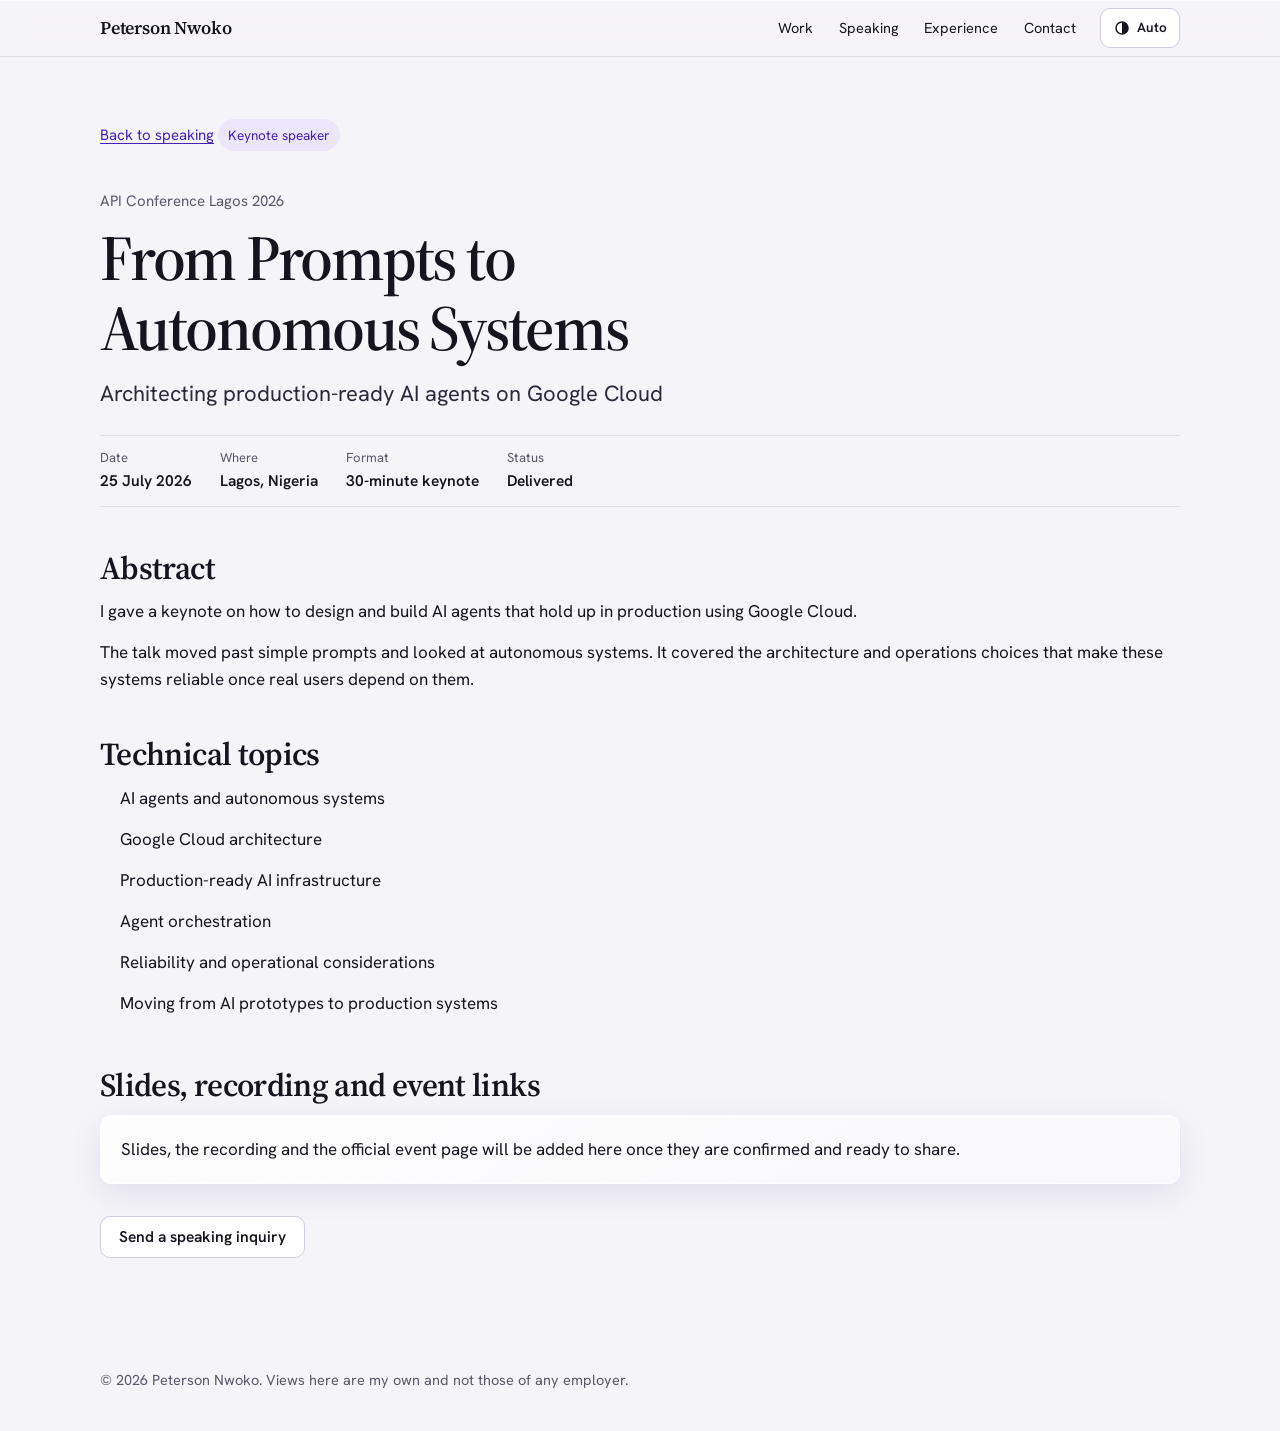
<file: talks/api-conference-lagos-2026/index.html>
<!doctype html>
<html lang="en">
<head>
<meta charset="utf-8">
<meta name="viewport" content="width=device-width,initial-scale=1">
<title>From Prompts to Autonomous Systems | Peterson Nwoko</title>
<meta name="description" content="API Conference Lagos 2026: Architecting production-ready AI agents on Google Cloud. Talk details from Peterson Nwoko.">
<link rel="canonical" href="https://peterson.pacefolio.org/talks/api-conference-lagos-2026/">
<link rel="icon" href="../../favicon.svg" type="image/svg+xml">
<link rel="apple-touch-icon" href="../../apple-touch-icon.png">
<script>try{var t=localStorage.getItem("theme");if(t)document.documentElement.setAttribute("data-theme",t)}catch(e){}</script>
<link rel="preconnect" href="https://fonts.googleapis.com">
<link rel="preconnect" href="https://fonts.gstatic.com" crossorigin>
<link rel="stylesheet" href="https://fonts.googleapis.com/css2?family=Hanken+Grotesk:wght@400;600&family=Source+Serif+4:opsz,wght@8..60,600&display=swap">
<link rel="stylesheet" href="../../styles.css">
</head>
<body>
<a class="skip" href="#main">Skip to content</a>
<header class="top"><div class="wrap"><a class="brand" href="../../">Peterson Nwoko</a><nav class="nav" aria-label="Sections"><span class="navpill" aria-hidden="true"></span><a href="../../#work">Work</a><a href="../../#speaking">Speaking</a><a href="../../#experience">Experience</a><a href="../../#contact">Contact</a></nav><button class="theme" id="theme" type="button" aria-label="Switch theme" aria-pressed="false"><svg viewBox="0 0 24 24" width="18" height="18" aria-hidden="true"><circle cx="12" cy="12" r="8" fill="none" stroke="currentColor" stroke-width="2"/><path d="M12 4a8 8 0 0 1 0 16z" fill="currentColor"/></svg></button></div></header>
<main id="main" class="tp"><div class="wrap">
<a class="back" href="../../#speaking">Back to speaking</a>
<span class="chip">Keynote speaker</span>
<p class="fine" style="margin:14px 0 0">API Conference Lagos 2026</p>
<h1>From Prompts to Autonomous Systems</h1>
<p class="lede">Architecting production-ready AI agents on Google Cloud</p>
<dl class="meta" style="margin-top:24px"><div><dt>Date</dt><dd>25 July 2026</dd></div><div><dt>Where</dt><dd>Lagos, Nigeria</dd></div><div><dt>Format</dt><dd>30-minute keynote</dd></div><div><dt>Status</dt><dd>Delivered</dd></div></dl>
<h2>Abstract</h2>
<p>I gave a keynote on how to design and build AI agents that hold up in production using Google Cloud.</p><p>The talk moved past simple prompts and looked at autonomous systems. It covered the architecture and operations choices that make these systems reliable once real users depend on them.</p>
<h2>Technical topics</h2>
<ul class="topics"><li>AI agents and autonomous systems</li><li>Google Cloud architecture</li><li>Production-ready AI infrastructure</li><li>Agent orchestration</li><li>Reliability and operational considerations</li><li>Moving from AI prototypes to production systems</li></ul>
<h2>Slides, recording and event links</h2>
<div class="box"><p style="margin:0">Slides, the recording and the official event page will be added here once they are confirmed and ready to share.</p></div>
<p style="margin-top:32px"><a class="btn" href="../../#contact">Send a speaking inquiry</a></p>
</div></main>
<footer><div class="wrap">© 2026 Peterson Nwoko. Views here are my own and not those of any employer.</div></footer>
<script src="../../site.js" defer></script>
</body>
</html>
</file>
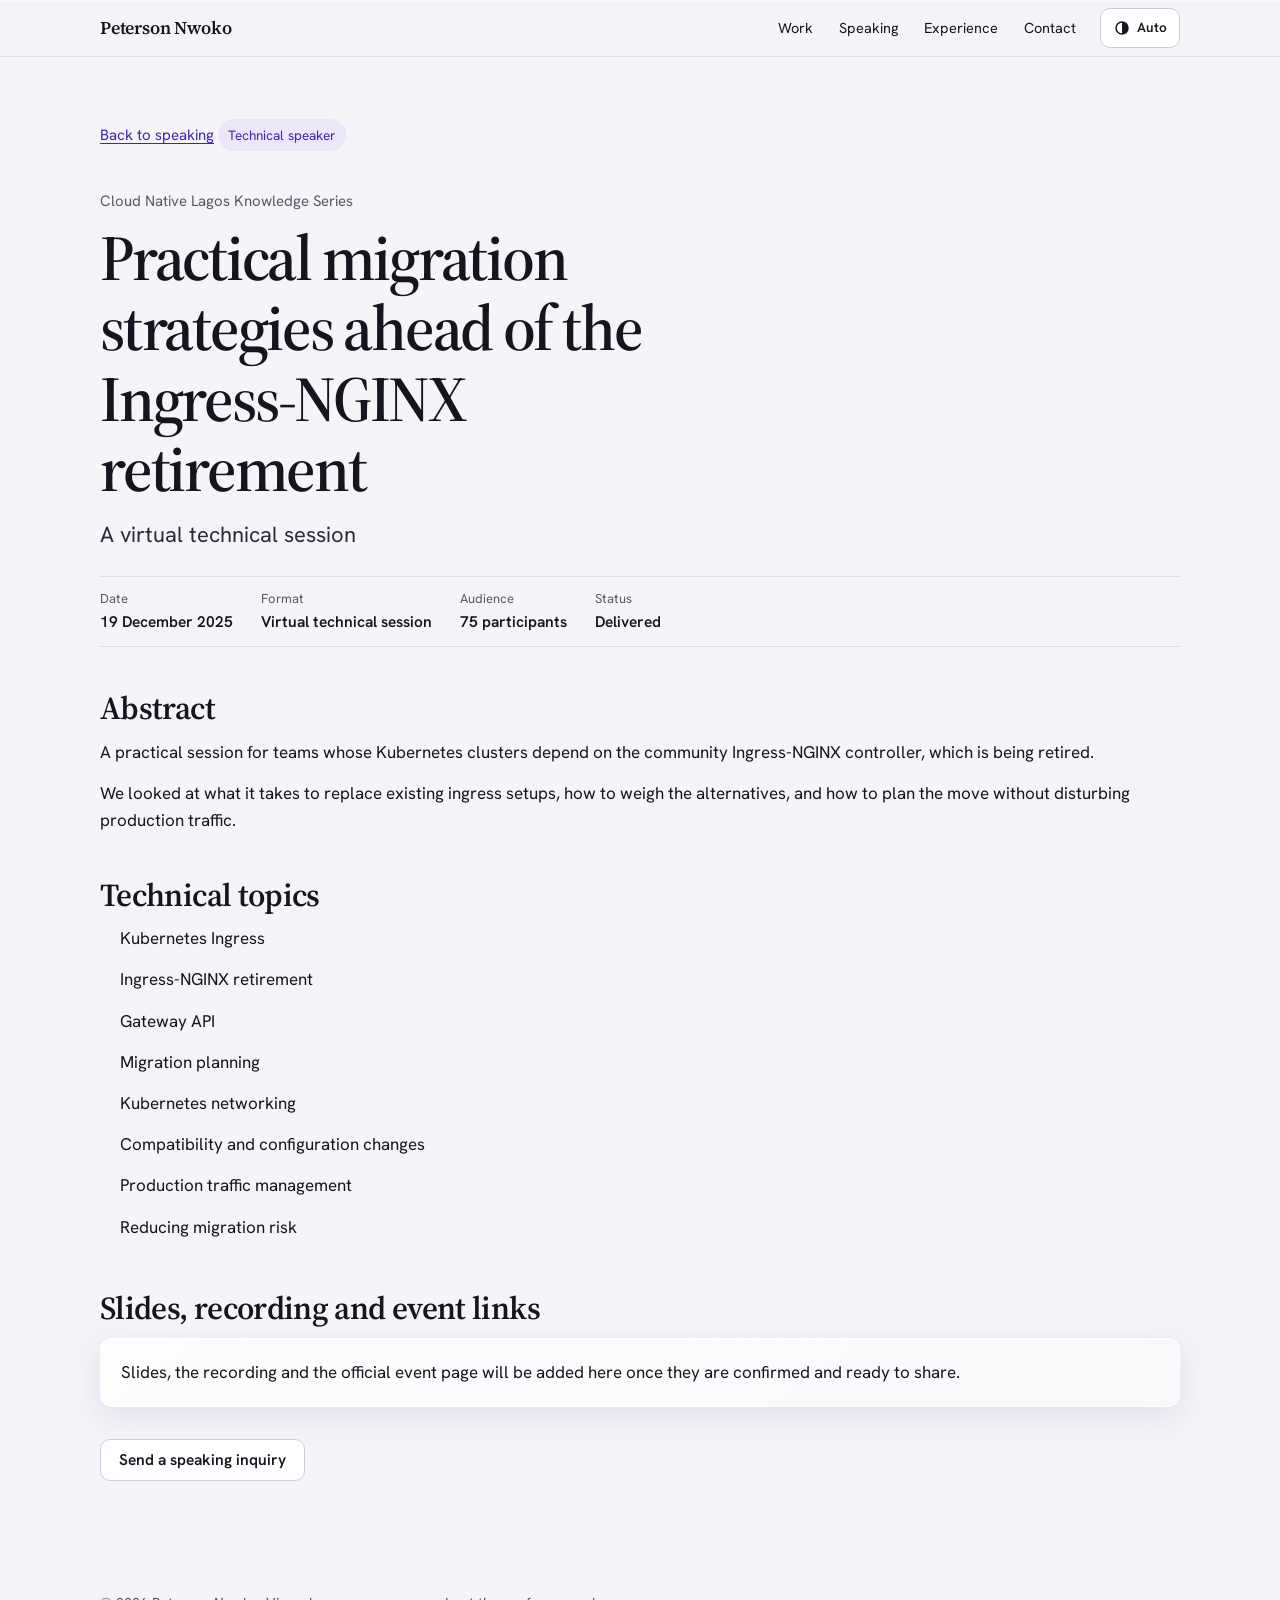
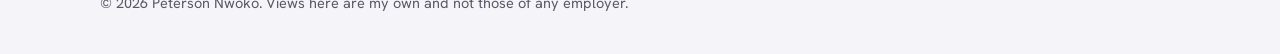
<file: talks/cloud-native-lagos-2025/index.html>
<!doctype html>
<html lang="en">
<head>
<meta charset="utf-8">
<meta name="viewport" content="width=device-width,initial-scale=1">
<title>Practical migration strategies ahead of the Ingress-NGINX retirement | Peterson Nwoko</title>
<meta name="description" content="Cloud Native Lagos Knowledge Series: A virtual technical session. Talk details from Peterson Nwoko.">
<link rel="canonical" href="https://peterson.pacefolio.org/talks/cloud-native-lagos-2025/">
<link rel="icon" href="../../favicon.svg" type="image/svg+xml">
<link rel="apple-touch-icon" href="../../apple-touch-icon.png">
<script>try{var t=localStorage.getItem("theme");if(t)document.documentElement.setAttribute("data-theme",t)}catch(e){}</script>
<link rel="preconnect" href="https://fonts.googleapis.com">
<link rel="preconnect" href="https://fonts.gstatic.com" crossorigin>
<link rel="stylesheet" href="https://fonts.googleapis.com/css2?family=Hanken+Grotesk:wght@400;600&family=Source+Serif+4:opsz,wght@8..60,600&display=swap">
<link rel="stylesheet" href="../../styles.css">
</head>
<body>
<a class="skip" href="#main">Skip to content</a>
<header class="top"><div class="wrap"><a class="brand" href="../../">Peterson Nwoko</a><nav class="nav" aria-label="Sections"><span class="navpill" aria-hidden="true"></span><a href="../../#work">Work</a><a href="../../#speaking">Speaking</a><a href="../../#experience">Experience</a><a href="../../#contact">Contact</a></nav><button class="theme" id="theme" type="button" aria-label="Switch theme" aria-pressed="false"><svg viewBox="0 0 24 24" width="18" height="18" aria-hidden="true"><circle cx="12" cy="12" r="8" fill="none" stroke="currentColor" stroke-width="2"/><path d="M12 4a8 8 0 0 1 0 16z" fill="currentColor"/></svg></button></div></header>
<main id="main" class="tp"><div class="wrap">
<a class="back" href="../../#speaking">Back to speaking</a>
<span class="chip">Technical speaker</span>
<p class="fine" style="margin:14px 0 0">Cloud Native Lagos Knowledge Series</p>
<h1>Practical migration strategies ahead of the Ingress-NGINX retirement</h1>
<p class="lede">A virtual technical session</p>
<dl class="meta" style="margin-top:24px"><div><dt>Date</dt><dd>19 December 2025</dd></div><div><dt>Format</dt><dd>Virtual technical session</dd></div><div><dt>Audience</dt><dd>75 participants</dd></div><div><dt>Status</dt><dd>Delivered</dd></div></dl>
<h2>Abstract</h2>
<p>A practical session for teams whose Kubernetes clusters depend on the community Ingress-NGINX controller, which is being retired.</p><p>We looked at what it takes to replace existing ingress setups, how to weigh the alternatives, and how to plan the move without disturbing production traffic.</p>
<h2>Technical topics</h2>
<ul class="topics"><li>Kubernetes Ingress</li><li>Ingress-NGINX retirement</li><li>Gateway API</li><li>Migration planning</li><li>Kubernetes networking</li><li>Compatibility and configuration changes</li><li>Production traffic management</li><li>Reducing migration risk</li></ul>
<h2>Slides, recording and event links</h2>
<div class="box"><p style="margin:0">Slides, the recording and the official event page will be added here once they are confirmed and ready to share.</p></div>
<p style="margin-top:32px"><a class="btn" href="../../#contact">Send a speaking inquiry</a></p>
</div></main>
<footer><div class="wrap">© 2026 Peterson Nwoko. Views here are my own and not those of any employer.</div></footer>
<script src="../../site.js" defer></script>
</body>
</html>
</file>
<file: styles.css>
/* Palette is its own: chalk, ink and one violet. Not PaceFolio, not Verde Field. */
:root{
  --bg:#F5F4F8;--surface:#FFFFFF;--ink:#16141F;--muted:#5A5769;--line:#E0DDE9;
  --accent:#5B34D6;--accent-ink:#4521B5;--accent-soft:#ECE6FB;
  --deep:#1B1530;--deep-2:#241C40;--deep-ink:#F1EEFA;--deep-muted:#B9B3CF;--deep-line:#362E58;--deep-accent:#B79CFF;
  /* motion: Apple-style ease for page moves, a springy curve for small controls (Framer-style) */
  --mo-fast:.18s;--mo-base:.42s;--mo-slow:.9s;
  --mo-ease:cubic-bezier(.28,.11,.32,1);--mo-spring:cubic-bezier(.34,1.56,.64,1);
  --serif:"Source Serif 4",Georgia,"Times New Roman",serif;
  --sans:"Hanken Grotesk",system-ui,-apple-system,"Segoe UI",Roboto,Arial,sans-serif;
  --wrap:1120px;--gut:20px;--r:12px;
  --bg-rgb:245,244,248;--lead:#2B283A;--btn-line:#CFCBDD;--accent-hover:#4521B5;--card:rgba(255,255,255,.72);
}
*,*::before,*::after{box-sizing:border-box}
html{-webkit-text-size-adjust:100%}
body{margin:0;background:var(--bg);color:var(--ink);font:400 17px/1.6 var(--sans);overflow-x:hidden}
img{max-width:100%;height:auto;display:block}
a{color:var(--accent-ink);text-underline-offset:3px}
a:hover{color:var(--accent)}
:focus-visible{outline:2px solid var(--accent);outline-offset:3px;border-radius:6px}
.skip{position:absolute;left:-999px;top:8px;background:var(--ink);color:#fff;padding:10px 14px;border-radius:8px;z-index:50}
.skip:focus{left:8px}
.wrap{width:100%;max-width:var(--wrap);margin:0 auto;padding:0 var(--gut)}
h1,h2,h3{font-family:var(--serif);font-weight:600;line-height:1.1;letter-spacing:-.02em;margin:0}
p{margin:0 0 14px}

/* header, Linear-like: thin, quiet, sharp */
.top{position:sticky;top:0;z-index:20;background:rgba(var(--bg-rgb),.86);backdrop-filter:blur(12px);-webkit-backdrop-filter:blur(12px);border-bottom:1px solid var(--line)}
.top .wrap{display:flex;align-items:center;justify-content:space-between;height:56px;gap:16px}
.brand{font-family:var(--serif);font-weight:600;font-size:18px;color:var(--ink);text-decoration:none;white-space:nowrap;letter-spacing:-.01em}
.nav{position:relative;display:flex;gap:2px;overflow-x:auto;scrollbar-width:none}
.nav::-webkit-scrollbar{display:none}
.nav a{position:relative;z-index:1;color:var(--ink);text-decoration:none;padding:7px 12px;border-radius:8px;font-size:14.5px;white-space:nowrap}
.navpill{position:absolute;left:0;top:50%;width:100px;height:32px;margin-top:-16px;border-radius:8px;background:var(--accent-soft);opacity:0;transform-origin:left center;transform:translateX(var(--nx,0)) scaleX(var(--ns,1));pointer-events:none;z-index:0}

/* hero, Pentagram-like: type first, very large, tight */
.hero{position:relative;padding:72px 0 64px;overflow:hidden;isolation:isolate}
.topo{position:absolute;inset:0;z-index:-1;pointer-events:none}
.topo svg{width:100%;height:100%;display:block}
.topo .c{fill:none;stroke:var(--accent);stroke-opacity:.22;stroke-width:1.5}
.topo .c.major{stroke-opacity:.42;stroke-width:2.2}
.glow{display:none;position:absolute;inset:-10% -10% auto auto;width:75%;height:100%;z-index:-1;pointer-events:none;background:radial-gradient(40% 50% at 65% 35%,rgba(91,52,214,.20),transparent 70%),radial-gradient(35% 45% at 90% 75%,rgba(205,140,255,.22),transparent 70%),radial-gradient(30% 40% at 45% 20%,rgba(255,178,128,.16),transparent 70%)}
.hero::after{content:"";position:absolute;inset:0;z-index:-1;background:linear-gradient(90deg,var(--bg) 0%,rgba(var(--bg-rgb),.78) 40%,rgba(var(--bg-rgb),0) 72%)}
.hgrid{display:grid;grid-template-columns:1.4fr .6fr;column-gap:56px;row-gap:36px;align-items:end}
.hero h1{grid-column:1/-1;font-size:clamp(40px,7vw,88px);line-height:1;letter-spacing:-.04em;max-width:17ch}
.wm{display:inline-block;vertical-align:top;overflow:hidden;padding-bottom:.14em;margin-bottom:-.14em}
.w{display:inline-block}
.lead{font-size:clamp(18px,1.9vw,21px);max-width:52ch;color:var(--lead)}
.cta{display:flex;flex-wrap:wrap;gap:10px;margin:26px 0 0}
.btn{display:inline-flex;align-items:center;min-height:42px;padding:0 18px;border-radius:10px;font-weight:600;font-size:15.5px;text-decoration:none;border:1px solid var(--btn-line);color:var(--ink);background:var(--surface);transition:background var(--mo-fast) var(--mo-ease),color var(--mo-fast) var(--mo-ease),border-color var(--mo-fast) var(--mo-ease),transform var(--mo-base) var(--mo-spring)}
.btn:hover{border-color:var(--ink)}
.btn.solid{background:var(--accent);border-color:var(--accent);color:#fff;box-shadow:0 1px 0 rgba(255,255,255,.25) inset,0 6px 18px -8px rgba(91,52,214,.7)}
.btn.solid:hover{background:var(--accent-hover);border-color:var(--accent-hover);color:#fff}
.btn:active{transform:scale(.96)}
.portrait{justify-self:end;width:min(100%,260px)}
.portrait img{width:100%;aspect-ratio:1/1.1;object-fit:cover;object-position:50% 20%;border-radius:20px;background:#fff;border:1px solid var(--line);box-shadow:0 30px 60px -30px rgba(40,20,100,.35)}
.facts{display:grid;grid-template-columns:repeat(4,1fr);margin:56px 0 0;padding:0;list-style:none;border-top:1px solid var(--line)}
.facts li{padding:16px 16px 0 0;font-size:14.5px;color:var(--muted);line-height:1.45}
.facts b{display:block;color:var(--ink);font-family:var(--serif);font-size:18px;font-weight:600;margin-bottom:2px}

/* sections, Muji-like: space, one hairline, no ornament */
.sec{padding:96px 0;border-top:1px solid var(--line)}
.sec h2{font-size:clamp(32px,5vw,60px);letter-spacing:-.035em;margin-bottom:14px}
.sec .intro{max-width:56ch;color:var(--muted);margin-bottom:36px}

/* work (dark band) */
.deep{background:var(--deep);color:var(--deep-ink);border-top:0}
.deep .intro{color:var(--deep-muted)}
.deep a{color:var(--deep-accent)}
.deep a:hover{color:#fff}
.deep :focus-visible{outline-color:var(--deep-accent)}
.workhead{display:flex;justify-content:space-between;align-items:end;gap:20px;flex-wrap:wrap;margin-bottom:28px}
.workhead .intro{margin:0}
/* Notion-like view switch */
.views{display:inline-flex;gap:2px;padding:3px;border:1px solid var(--deep-line);border-radius:10px;background:var(--deep-2)}
.views[hidden]{display:none}
.vbtn{font:600 14px/1 var(--sans);color:var(--deep-muted);background:transparent;border:0;padding:9px 14px;border-radius:7px;cursor:pointer;transition:background var(--mo-fast) var(--mo-ease),color var(--mo-fast) var(--mo-ease),transform var(--mo-base) var(--mo-spring)}
.vbtn[aria-pressed="true"]{background:var(--deep-line);color:#fff}
.vbtn:active{transform:scale(.95)}
.work{display:grid;grid-template-columns:repeat(12,1fr);gap:16px}
.card{position:relative;overflow:hidden;background:var(--deep-2);border:1px solid var(--deep-line);border-radius:var(--r);padding:28px;box-shadow:0 1px 0 rgba(255,255,255,.05) inset}
.card>*:not(.spot){position:relative;z-index:1}
.spot{position:absolute;left:0;top:0;width:440px;height:440px;margin:-220px 0 0 -220px;border-radius:50%;background:radial-gradient(closest-side,rgba(183,156,255,.20),rgba(183,156,255,0));opacity:0;transform:translate(var(--sx,0),var(--sy,0));pointer-events:none;z-index:0;transition:opacity var(--mo-base) var(--mo-ease)}
.card:hover .spot{opacity:1}
.card h3{font-size:clamp(24px,2.6vw,32px);margin-bottom:8px}
.card .kind{color:var(--deep-muted);font-size:15px;margin-bottom:16px}
.card p{color:#DCD7EE}
.card ul{margin:0 0 16px;padding:0;list-style:none}
.card li{position:relative;padding-left:18px;margin-bottom:8px;color:#DCD7EE}
.card li::before{content:"";position:absolute;left:0;top:.72em;width:7px;height:1px;background:var(--deep-accent)}
.f1{grid-column:span 12;display:grid;grid-template-columns:1fr 1.05fr;gap:32px;align-items:center;padding:32px}
.f1 .shot{border-radius:10px;overflow:hidden;border:1px solid var(--deep-line);background:#0b0f17}
.f2{grid-column:span 5}
.f3{grid-column:span 7}
.f4{grid-column:span 6}
.f5{grid-column:span 6}
.tag{display:inline-block;font-size:13px;line-height:1;padding:6px 9px;border-radius:999px;border:1px solid var(--deep-line);color:var(--deep-muted);margin:0 6px 8px 0}
.tag.live{border-color:#6E58B8;color:var(--deep-accent)}
.links{display:flex;flex-wrap:wrap;gap:18px;margin-top:6px}
.agents{display:grid;gap:14px;margin:0 0 6px;padding:0;list-style:none}
.agents li{padding:0;margin:0}
.agents li::before{display:none}
.agents b{display:block;color:#fff;font-weight:600;margin-bottom:2px}
.agents span{color:#CFC9E6;font-size:16px}
.agents .tag{margin:8px 6px 0 0}
/* table view */
.dbwrap{border:1px solid var(--deep-line);border-radius:var(--r);overflow-x:auto;background:var(--deep-2)}
.dbwrap[hidden]{display:none}
table.db{width:100%;border-collapse:collapse;min-width:760px;font-size:15px}
.db th{text-align:left;font-weight:600;font-size:13px;color:var(--deep-muted);padding:12px 16px;border-bottom:1px solid var(--deep-line);white-space:nowrap}
.db td{padding:13px 16px;border-bottom:1px solid var(--deep-line);color:#DCD7EE;vertical-align:top}
.db tr:last-child td{border-bottom:0}
.db tbody tr{transition:background var(--mo-fast) var(--mo-ease)}
.db tbody tr:hover{background:rgba(183,156,255,.07)}
.db td:first-child{color:#fff;font-weight:600;white-space:nowrap}
.db .tag{margin:0}

/* talks */
.talks{display:grid;margin:0;padding:0;list-style:none;border-top:1px solid var(--line)}
.talks li{display:grid;grid-template-columns:220px 1fr;gap:24px;padding:22px 0;border-bottom:1px solid var(--line)}
.talks .where{color:var(--muted);font-size:15px}
.talks h3{font-size:24px;margin-bottom:4px;letter-spacing:-.025em}
.talks p{margin:0;color:var(--muted)}
.exp ul{margin:8px 0 0;padding-left:18px;color:var(--muted)}
.exp li li{display:list-item;padding:0;border:0;margin:0 0 4px}

/* stack */
.stack{display:grid;grid-template-columns:repeat(3,1fr);gap:0 32px}
.stack>div{padding:18px 0;border-top:1px solid var(--line)}
.stack h3{font-size:19px;margin-bottom:6px}
.stack p{margin:0;color:var(--muted)}

/* about */
.about{display:grid;grid-template-columns:1fr 1fr;gap:56px;margin-top:28px}
.about p{font-size:19px;line-height:1.55}
.about .edu{margin:0;padding:0;list-style:none}
.about .edu li{padding:14px 0;border-top:1px solid var(--line)}
.about .edu li:last-child{border-bottom:1px solid var(--line)}
.about .edu b{font-family:var(--serif);font-size:19px;font-weight:600;display:block}

/* contact, quiet */
.contact{padding:96px 0 80px;border-top:1px solid var(--line)}
.contact h2{font-size:clamp(40px,7vw,88px);letter-spacing:-.04em;margin-bottom:16px}
.contact p{max-width:52ch;color:var(--muted)}
footer{padding:0 0 40px;color:var(--muted);font-size:14.5px}

@media(max-width:900px){
  .hgrid{grid-template-columns:1fr}
  .portrait{order:2;width:min(60%,240px);justify-self:start}
  .hero::after{background:linear-gradient(180deg,rgba(var(--bg-rgb),.5),var(--bg) 90%)}
  .facts{grid-template-columns:repeat(2,1fr)}
  .f1{grid-template-columns:1fr}
  .f2,.f3,.f4,.f5{grid-column:span 12}
  .stack{grid-template-columns:1fr 1fr}
  .about{grid-template-columns:1fr;gap:28px}
}
@media(max-width:640px){
  body{font-size:16px}
  .hero{padding:48px 0 48px}
  .sec{padding:64px 0}
  .talks li{grid-template-columns:1fr;gap:4px}
  .stack{grid-template-columns:1fr}
  .card,.f1{padding:22px}
  .contact{padding:64px 0 56px}
}

/* motion. One staged hero, once-only reveals, springy small controls. All off for reduced motion. */
@media(prefers-reduced-motion:no-preference){
  html{scroll-behavior:smooth;scroll-padding-top:72px}
  @keyframes mo-word{from{transform:translateY(105%)}to{transform:none}}
  @keyframes mo-rise{from{opacity:0;transform:translateY(18px)}to{opacity:1;transform:none}}
  @keyframes mo-photo{from{opacity:0;transform:translateY(24px) scale(.95)}to{opacity:1;transform:none}}
  @keyframes mo-draw{from{stroke-dashoffset:1}to{stroke-dashoffset:0}}
  .w{animation:mo-word var(--mo-slow) var(--mo-ease) calc(var(--w)*55ms + 120ms) both}
  .hero .lead{animation:mo-rise var(--mo-slow) var(--mo-ease) .75s both}
  .hero .cta{animation:mo-rise var(--mo-slow) var(--mo-ease) .85s both}
  .portrait{animation:mo-photo 1.1s var(--mo-ease) .6s both}
  .topo .c{stroke-dasharray:1;stroke-dashoffset:0;animation:mo-draw 2.6s var(--mo-ease) calc(var(--i)*70ms) both}
  html.mo .mo-rv{opacity:0;transform:translateY(18px);transition:opacity var(--mo-slow) var(--mo-ease),transform var(--mo-slow) var(--mo-ease);transition-delay:var(--mo-delay,0s)}
  html.mo .mo-rv.shot{transform:translateY(18px) scale(.95)}
  html.mo .mo-rv.mo-in{opacity:1;transform:none}
  .navpill{transition:transform var(--mo-base) var(--mo-spring),opacity var(--mo-fast) var(--mo-ease)}
  @media(hover:hover){.btn:hover{transform:scale(1.03)}.btn:active{transform:scale(.96)}.vbtn:hover{color:#fff}}
}
@media(prefers-reduced-motion:reduce){
  *{scroll-behavior:auto!important}
  .navpill,.spot{display:none}
}

/* dark theme: follows the system unless the visitor picks one */
:root[data-theme="dark"]{--bg:#14111F;--bg-rgb:20,17,31;--surface:#1E1933;--ink:#EEEBF7;--muted:#A9A3BE;--line:#2E2748;--lead:#D6D2E6;--btn-line:#443B68;--accent:#6D45EA;--accent-ink:#BBA6FF;--accent-hover:#5A33CF;--accent-soft:#2A2149;--card:rgba(34,28,58,.7);--deep:#1F1838;--deep-2:#2A2148;--deep-line:#3D3463}
@media(prefers-color-scheme:dark){:root:not([data-theme="light"]):not([data-theme="dark"]){--bg:#14111F;--bg-rgb:20,17,31;--surface:#1E1933;--ink:#EEEBF7;--muted:#A9A3BE;--line:#2E2748;--lead:#D6D2E6;--btn-line:#443B68;--accent:#6D45EA;--accent-ink:#BBA6FF;--accent-hover:#5A33CF;--accent-soft:#2A2149;--card:rgba(34,28,58,.7);--deep:#1F1838;--deep-2:#2A2148;--deep-line:#3D3463}}
:root[data-theme="dark"] .portrait img{border-color:var(--line)}


/* theme button */
.top .wrap{gap:12px}
.theme{display:inline-flex;align-items:center;gap:6px;min-height:40px;padding:0 12px;border:1px solid var(--btn-line);background:var(--surface);color:var(--ink);border-radius:10px;font:600 13.5px/1 var(--sans);cursor:pointer;transition:transform var(--mo-base) var(--mo-spring),border-color var(--mo-fast) var(--mo-ease)}
.theme:hover{border-color:var(--ink)}
.theme:active{transform:scale(.95)}
.nav{flex:1;justify-content:flex-end;min-width:0}
.stackline{color:var(--muted);font-size:15px;max-width:60ch;margin:14px 0 0}

/* community */
.rec{display:grid;grid-template-columns:1.1fr .9fr;gap:20px;align-items:start}
.aws{background:var(--card);border:1px solid var(--line);border-radius:var(--r);padding:28px}
.aws h3{font-size:clamp(24px,2.6vw,32px);margin-bottom:4px}
.aws .fine{margin-bottom:14px}
.fine{color:var(--muted);font-size:15px}
.chips{display:flex;flex-wrap:wrap;gap:8px;margin:14px 0 0}
.chip{font-size:13.5px;line-height:1;padding:7px 10px;border-radius:999px;background:var(--accent-soft);color:var(--accent-ink)}
.mile{margin:0;padding:0;list-style:none;border-top:1px solid var(--line)}
.mile li{padding:16px 0;border-bottom:1px solid var(--line);color:var(--muted);font-size:15.5px}
.mile b{display:block;color:var(--ink);font-family:var(--serif);font-size:18px;font-weight:600;margin-bottom:2px}

/* speaking */
.spk-grid{display:grid;grid-template-columns:1fr 1fr;gap:20px}
.spk{background:var(--card);border:1px solid var(--line);border-radius:var(--r);padding:28px;display:flex;flex-direction:column;align-items:flex-start}
.spk .role{font-size:13.5px;line-height:1;padding:7px 10px;border-radius:999px;background:var(--accent);color:#fff;margin-bottom:16px}
.spk .ev{color:var(--muted);font-size:15px;margin:0 0 6px}
.spk h3{font-size:clamp(24px,2.5vw,30px);margin-bottom:6px}
.spk .sub{color:var(--muted);margin-bottom:16px}
.meta{display:flex;flex-wrap:wrap;gap:8px 28px;margin:0 0 16px;padding:12px 0;border-block:1px solid var(--line);width:100%}
.meta div{min-width:0}
.meta dt{font-size:13px;color:var(--muted)}
.meta dd{margin:0;font-weight:600;font-size:15.5px}
.spk .btn{margin-top:auto}
.spk .chips{margin-bottom:22px}
.stk{color:var(--muted);font-size:14.5px;margin-top:8px!important}

/* contact form */
.contact{display:grid;grid-template-columns:1fr 1fr;gap:56px;align-items:start}
.mailcard{background:var(--card);border:1px solid var(--line);border-radius:16px;padding:24px;display:grid;gap:14px}
.mailcard h3{font-size:22px}
.topics{list-style:none;margin:0;padding:0;display:grid;gap:8px}
.topics a{display:flex;justify-content:space-between;align-items:center;min-height:44px;padding:0 14px;border:1px solid var(--btn-line);border-radius:10px;color:var(--ink);text-decoration:none;transition:transform var(--mo-fast) var(--mo-ease),border-color var(--mo-fast)}
.topics a::after{content:"\2192";color:var(--accent)}
.topics a:hover{border-color:var(--accent);transform:translateX(2px)}
.topics a:focus-visible{outline:2px solid var(--accent);outline-offset:2px}
:root[data-theme="dark"] 
/* glass on wide screens only */
@media(min-width:900px){
  .top{backdrop-filter:blur(14px) saturate(1.2)}
  .aws,.spk,.mailcard{backdrop-filter:blur(14px);-webkit-backdrop-filter:blur(14px)}
}
@media(max-width:900px){
  .rec,.spk-grid,.contact{grid-template-columns:1fr;gap:24px}
  .nav a{padding:9px 10px}
}
@media(max-width:640px){
  .theme span.lbl{display:none}
  .theme{padding:0 11px}
  .nav{justify-content:flex-start}
  .nav a{min-height:40px;display:inline-flex;align-items:center}
}

/* talk pages */
.tp{padding:64px 0 96px}
.tp .back{display:inline-block;margin-bottom:28px;font-size:15px}
.tp h1{font-size:clamp(34px,6vw,64px);letter-spacing:-.035em;margin:10px 0 12px;max-width:20ch}
.tp .lede{font-size:clamp(18px,2vw,22px);color:var(--lead);max-width:56ch}
.tp h2{font-size:clamp(24px,3vw,32px);margin:44px 0 12px}
.tp ul.topics{margin:0;padding-left:20px}
.tp ul.topics li{margin-bottom:6px}
.tp .box{border:1px solid var(--line);background:var(--card);border-radius:var(--r);padding:20px}

/* phone layout: floating bottom nav, larger taps, calmer hero (same idea as the apps) */
.nav .sh{display:none}
.brand{display:inline-flex;align-items:center;min-height:44px}
.links a{display:inline-flex;align-items:center;min-height:40px}
.vbtn{min-height:40px}
@media(max-width:720px){
  .top .wrap{height:52px}
  .top{backdrop-filter:none;-webkit-backdrop-filter:none;background:rgba(var(--bg-rgb),.96)}
  .nav{position:fixed;left:50%;bottom:calc(12px + env(safe-area-inset-bottom,0px));transform:translateX(-50%);z-index:30;overflow:visible;gap:0;padding:5px;border-radius:999px;background:rgba(var(--bg-rgb),.96);border:1px solid var(--line);box-shadow:0 8px 28px rgba(22,20,31,.18)}
  :root[data-theme="dark"] .nav{box-shadow:0 8px 28px rgba(0,0,0,.5)}
  .nav .navpill{display:none}
  .nav .lg,.nav a.hm{display:none}
  .nav .sh{display:inline}
  .nav a{min-height:44px;min-width:56px;justify-content:center;padding:0 12px;border-radius:999px;font-size:13.5px;font-weight:600;transition:background var(--mo-fast) var(--mo-ease),color var(--mo-fast) var(--mo-ease)}
  .nav a[aria-current="true"]{background:var(--accent);color:#fff}
  body{padding-bottom:84px}
  .hero{padding:36px 0 40px}
  .hero h1{font-size:clamp(36px,11vw,52px)}
  .stackline{font-size:14px}
  .hero .cta{display:grid;grid-template-columns:1fr 1fr;gap:10px}
  .hero .cta .btn{justify-content:center;min-height:48px}
  .hero .cta .btn.solid{grid-column:1/-1}
  .hero .cta .hm{display:none}
  .contact .cta{display:grid;grid-template-columns:1fr 1fr;gap:10px}
  .contact .cta .btn{justify-content:center;min-height:48px}
  .contact .cta .btn.solid{grid-column:1/-1}
  .vbtn{min-height:40px;padding:0 16px}
  .topics a{min-height:48px}
  footer{padding-bottom:24px}
}
@media(max-width:360px){
  .nav{max-width:calc(100vw - 16px)}
  .nav a{min-width:0;flex:1 1 auto;padding:0 8px;font-size:12.5px}
}

/* phone: no table view, gallery only */
@media(max-width:720px){#views{display:none!important}}

/* glass: frosted panels over soft orbs. Translucent everywhere, blur on wide screens only */
:root{--glass:linear-gradient(145deg,rgba(255,255,255,.78),rgba(255,255,255,.42));--glass-line:rgba(255,255,255,.7);--glass-shadow:0 10px 30px rgba(60,40,140,.10),0 1px 0 rgba(255,255,255,.8) inset}
:root[data-theme="dark"]{--glass:linear-gradient(145deg,rgba(255,255,255,.09),rgba(255,255,255,.03));--glass-line:rgba(255,255,255,.14);--glass-shadow:0 10px 30px rgba(0,0,0,.35),0 1px 0 rgba(255,255,255,.10) inset}
@media(prefers-color-scheme:dark){:root:not([data-theme="light"]):not([data-theme="dark"]){--glass:linear-gradient(145deg,rgba(255,255,255,.09),rgba(255,255,255,.03));--glass-line:rgba(255,255,255,.14);--glass-shadow:0 10px 30px rgba(0,0,0,.35),0 1px 0 rgba(255,255,255,.10) inset}}
.aws,.spk,.mailcard,.tp .box,.facts li{background:var(--glass);border:1px solid var(--glass-line);box-shadow:var(--glass-shadow)}
.deep{background:linear-gradient(180deg,var(--deep),var(--deep-2))}
.card{background:linear-gradient(145deg,rgba(255,255,255,.10),rgba(255,255,255,.03));border:1px solid rgba(255,255,255,.16);box-shadow:0 12px 32px rgba(8,4,30,.35),0 1px 0 rgba(255,255,255,.14) inset}
.top{background:rgba(var(--bg-rgb),.72);box-shadow:0 1px 0 rgba(255,255,255,.5) inset}
@media(min-width:900px){
  .card{backdrop-filter:blur(16px) saturate(1.2);-webkit-backdrop-filter:blur(16px) saturate(1.2)}
  .facts li{backdrop-filter:blur(12px);-webkit-backdrop-filter:blur(12px)}
}
@media(max-width:720px){
  .nav{background:rgba(var(--bg-rgb),.84);border-color:var(--glass-line)}
  .top{background:rgba(var(--bg-rgb),.9)}
}
</file>
